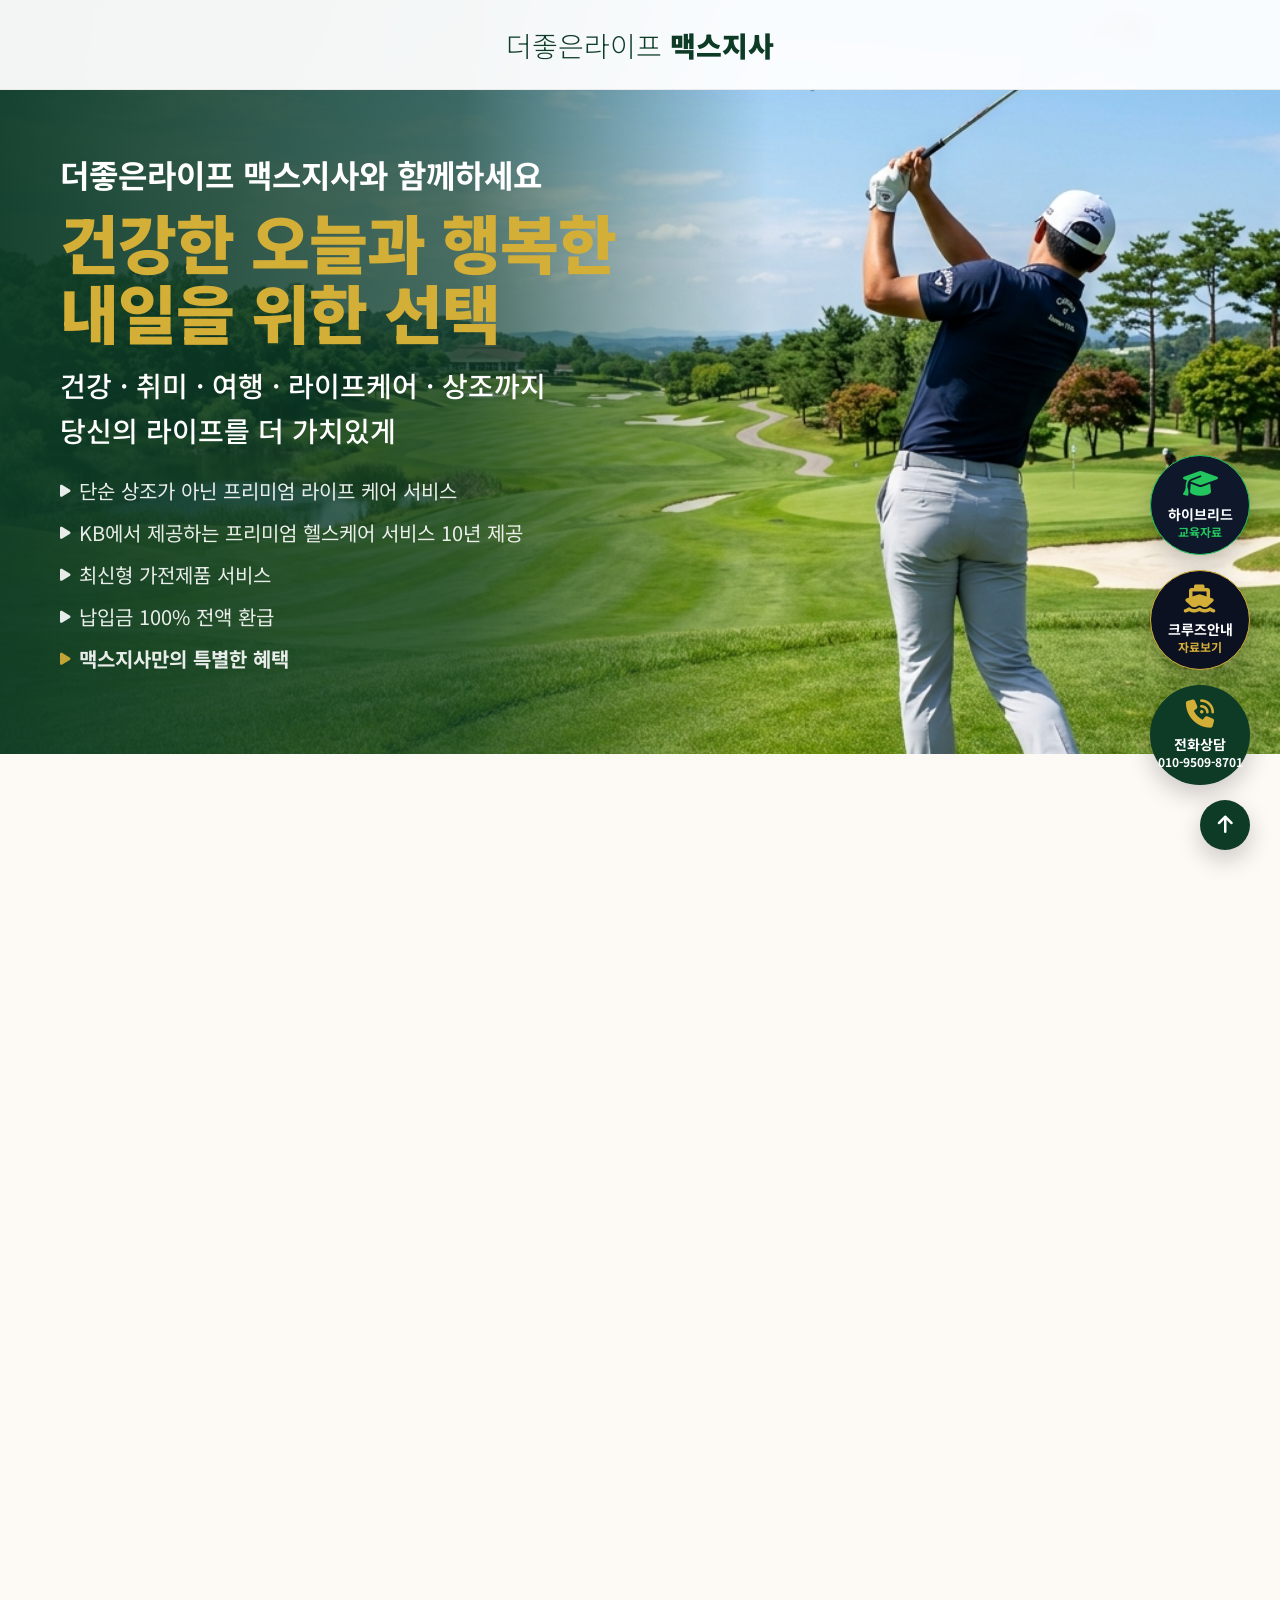
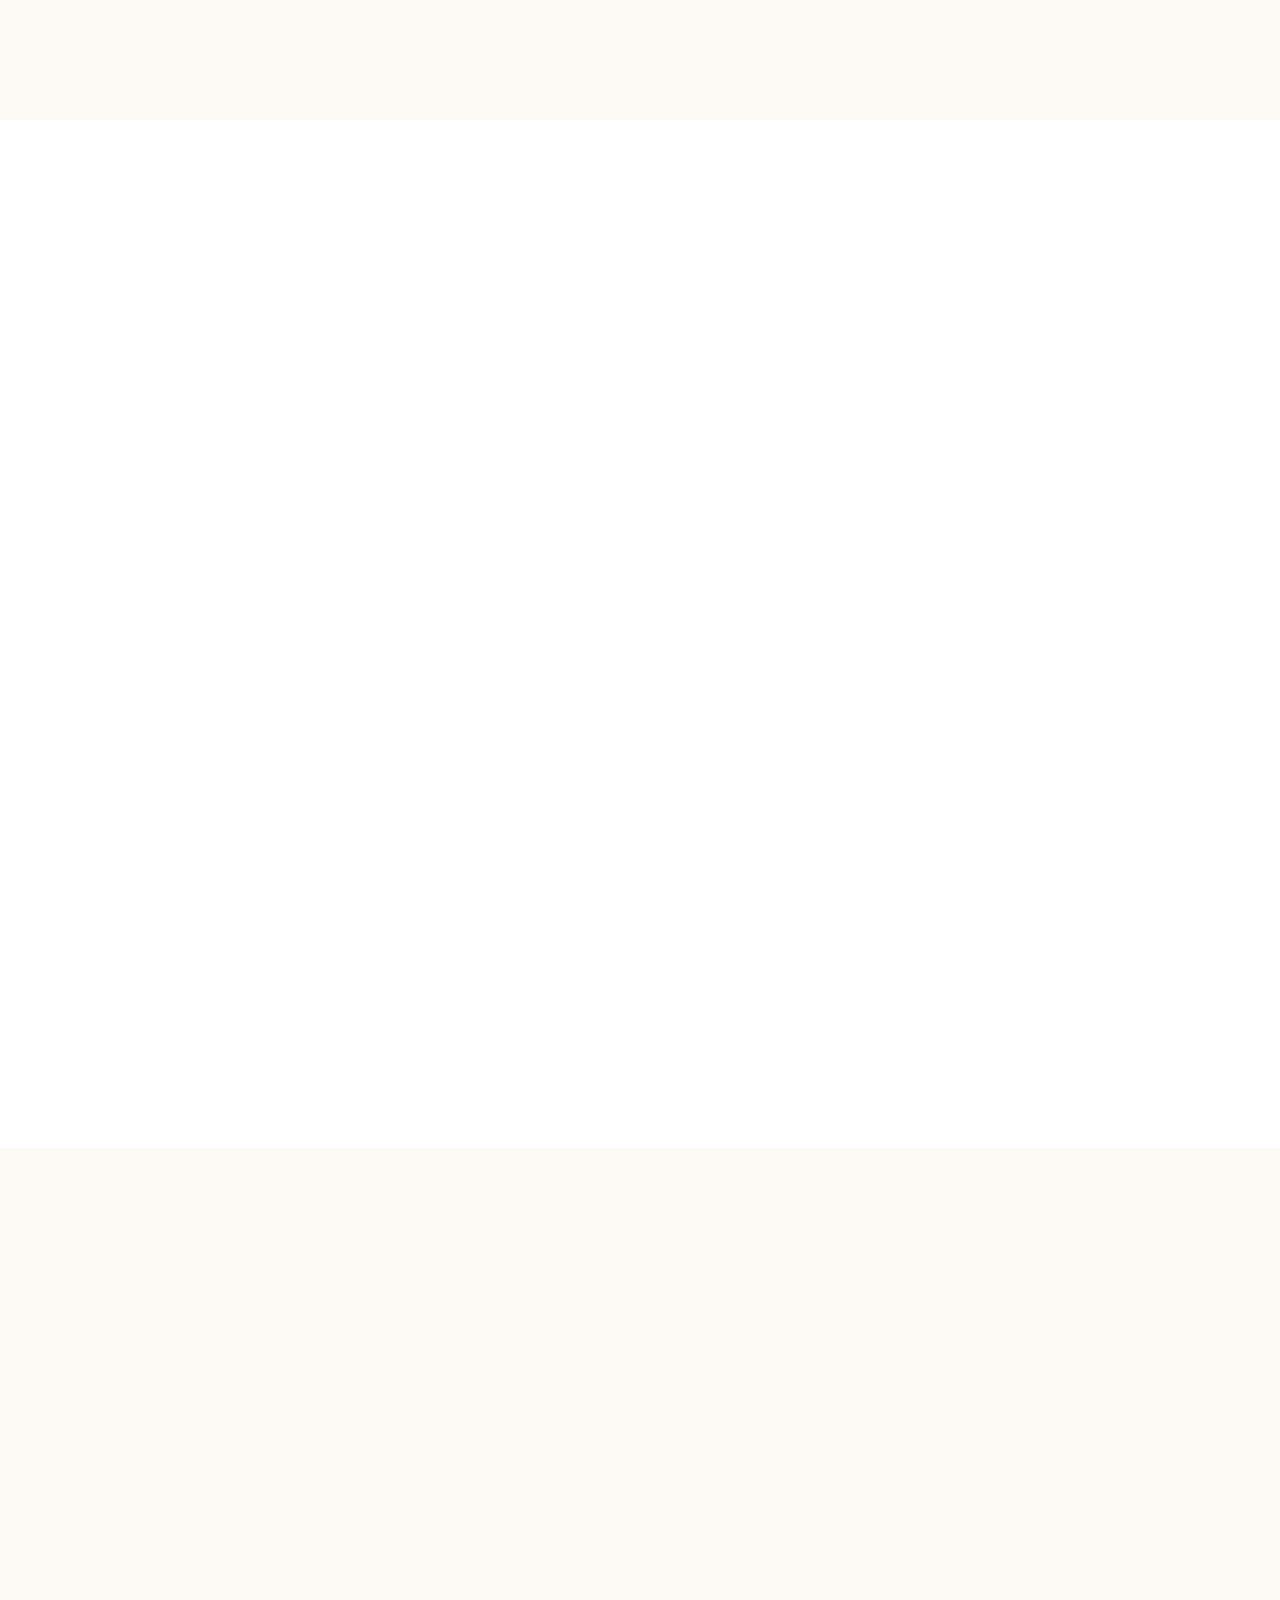
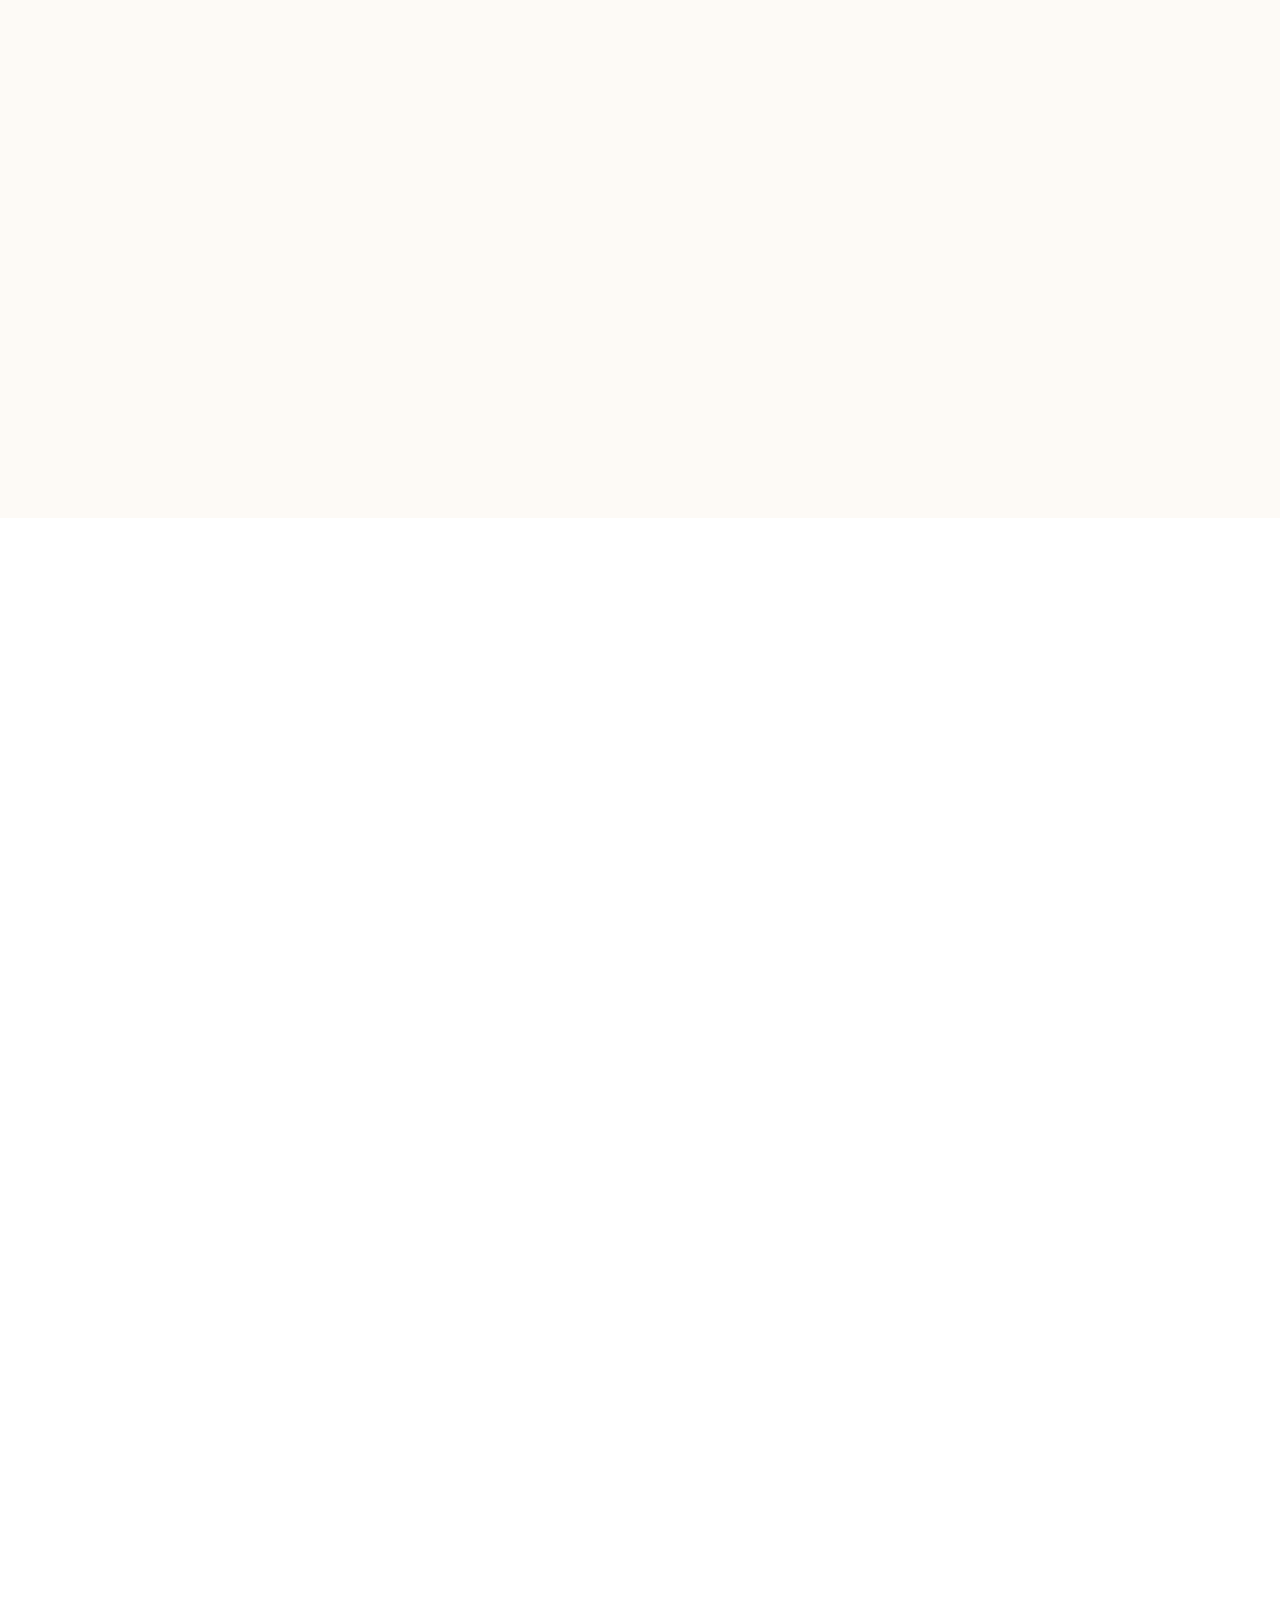
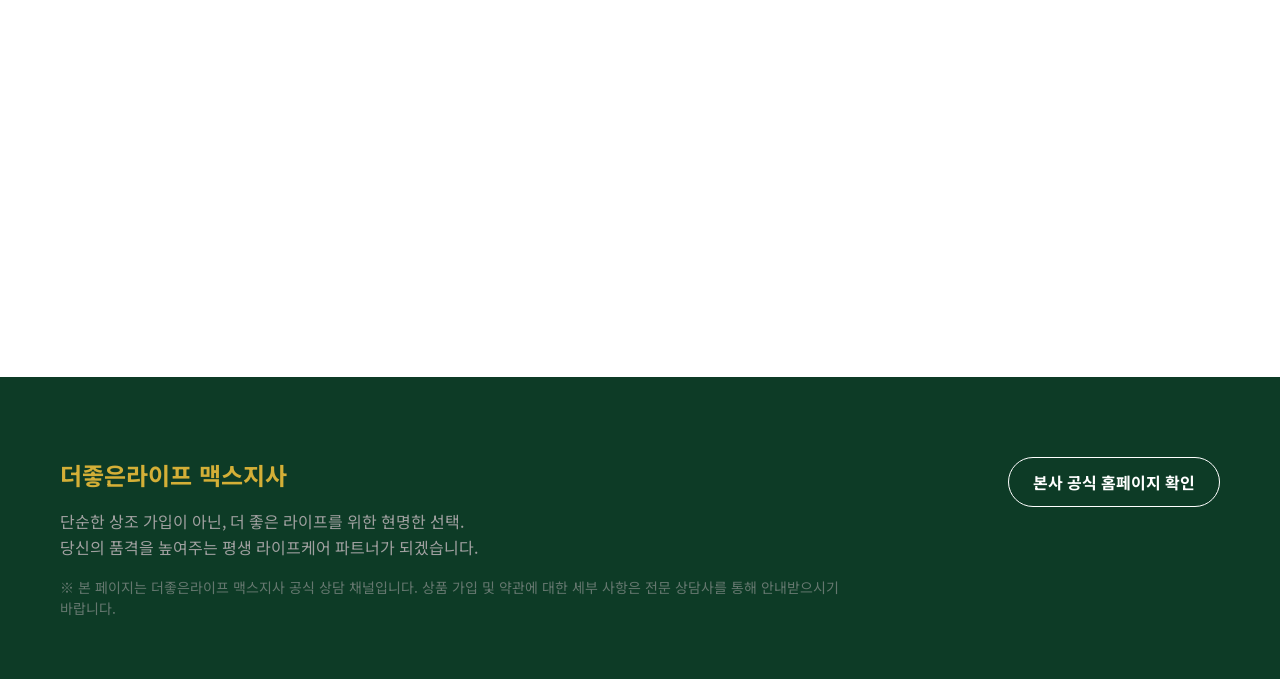
<file: index.html>
<!DOCTYPE html>
<html lang="ko">
<head>
  <meta charset="UTF-8">
  <meta name="viewport" content="width=device-width, initial-scale=1.0">
  <title>더좋은라이프 맥스지사 | 더 좋은 라이프를 위한 선택</title>
  <meta name="description" content="단순한 상조 가입이 아닌 더 좋은 라이프를 위한 선택. 5대 프리미엄 혜택과 골프 멤버십을 제공합니다.">
  
  <!-- Google Fonts -->
  <link rel="preconnect" href="https://fonts.googleapis.com">
  <link rel="preconnect" href="https://fonts.gstatic.com" crossorigin>
  <link href="https://fonts.googleapis.com/css2?family=Noto+Sans+KR:wght@300;400;500;700;900&family=Outfit:wght@300;400;600;800;900&display=swap" rel="stylesheet">
  
  <!-- FontAwesome -->
  <link rel="stylesheet" href="https://cdnjs.cloudflare.com/ajax/libs/font-awesome/6.4.0/css/all.min.css">
  
  <!-- Swiper CSS -->
  <link rel="stylesheet" href="https://cdn.jsdelivr.net/npm/swiper@10/swiper-bundle.min.css" />

  <!-- Custom CSS -->
  <link rel="stylesheet" href="index.css?v=40">

  <!-- Danggeun Market Code -->
  <script src="https://karrot-pixel.business.daangn.com/karrot-pixel.js"></script>
  <script>
    window.karrotPixel.init('1778934005543088001');
    window.karrotPixel.track('ViewPage');
  </script>
</head>
<body>

  <!-- Header -->
  <header class="header">
    <div class="wrap header_inner d_flex jc_sb ai_cen">
      <a href="#" class="logo">
        <span class="logo_text">더좋은라이프 <strong>맥스지사</strong></span>
      </a>
      <!-- 상단 헤더 버튼 미노출 (우측 퀵메뉴 바만 유지) -->
    </div>
  </header>

  <!-- Quick Menu -->
  <nav id="quick_menu">
    <a href="hybrid698.html" class="quick_btn" style="background:#0f172a; border:1px solid #22c55e;" title="하이브리드698 교육자료">
      <div class="inner_ctr">
        <i class="fa-solid fa-graduation-cap icon" style="color:#22c55e;"></i>
        <p style="color:#ffffff;">하이브리드<br><span class="fs_12" style="color:#22c55e;">교육자료</span></p>
      </div>
    </a>
    <a href="cruise.html" class="quick_btn" style="background:#0b1120; border:1px solid var(--gold);" title="크루즈 설명회 자료 및 가입">
      <div class="inner_ctr">
        <i class="fa-solid fa-ship icon" style="color:var(--gold);"></i>
        <p style="color:#ffffff;">크루즈안내<br><span class="fs_12" style="color:var(--gold);">자료보기</span></p>
      </div>
    </a>
    <a href="tel:01095098701" class="quick_btn">
      <div class="inner_ctr">
        <i class="fa-solid fa-phone-volume icon"></i>
        <p>전화상담<br><span class="fs_12">010-9509-8701</span></p>
      </div>
    </a>
    <a href="#" class="top_btn" title="GO TOP"><i class="fa-solid fa-arrow-up"></i></a>
  </nav>

  <!-- Main Hero -->
  <main class="main_hero bg_hero" id="home">
    <div class="wrap hero_content">
      <div class="hero_text animate_up">
        <p class="hero_sub fs_32 font_bold fc_white">더좋은라이프 맥스지사와 함께하세요</p>
        <p class="hero_title fs_64 font_extrabold fc_gold mt2 mb4">
          건강한 오늘과 행복한<br class="pc_only">내일을 위한 선택
        </p>
        <p class="hero_desc fs_28 fc_white font_medium lh_1_6">
          건강 · 취미 · 여행 · 라이프케어 · 상조까지<br class="pc_only">
          당신의 라이프를 더 가치있게
        </p>
        <ul class="hero_list fs_20 mt6 fc_white">
          <li><i class="fa-solid fa-play fs_14 fc_white mr2"></i> 단순 상조가 아닌 프리미엄 라이프 케어 서비스</li>
          <li><i class="fa-solid fa-play fs_14 fc_white mr2"></i> KB에서 제공하는 프리미엄 헬스케어 서비스 10년 제공</li>
          <li><i class="fa-solid fa-play fs_14 fc_white mr2"></i> 최신형 가전제품 서비스</li>
          <li><i class="fa-solid fa-play fs_14 fc_white mr2"></i> 납입금 100% 전액 환급</li>
          <li><i class="fa-solid fa-play fs_14 fc_gold mr2"></i> <strong>맥스지사만의 특별한 혜택</strong></li>
        </ul>
      </div>
    </div>
  </main>

  <!-- Section 1: Promises (토탈 케어) -->
  <section class="sect_promise bg_gray" id="about">
    <div class="wrap d_flex jc_sb gap6 sect_promise_inner">
      <div class="sect_tit ta_l animate_up w_40">
        <p class="fs_48 font_bold fc_gold">더 좋은 라이프를 설계하다.</p>
        <p class="fs_20 fc_muted lh_1_6 mt4">
          건강한 활력부터 품격 있는 여가까지,<br class="pc_only">
          더좋은라이프 맥스지사가 당신의 일상을 특별하게 완성합니다.
        </p>
      </div>
      
      <div class="promise_list d_flex flex_column gap4 w_60">
        <div class="card p_list_card bg_white shadow animate_right delay_100">
          <p class="fs_32 font_bold fc_dark">신뢰할 수 있습니다.</p>
          <div class="line"></div>
          <p class="fs_18 fc_muted lh_1_6">1금융권 신한은행과 예치계약을 체결하여 고객님의 자산을 안전하게 보호합니다.</p>
        </div>
        <div class="card p_list_card bg_white shadow animate_right delay_200">
          <p class="fs_32 font_bold fc_dark">유연하고 차별화되어 있습니다.</p>
          <div class="line"></div>
          <p class="fs_18 fc_muted lh_1_6">장례뿐 아니라 럭셔리 크루즈, 프리미엄 웨딩, 여행, 장지전환 등 라이프사이클에 맞춘 자유로운 혜택 전환이 가능하며 가입 즉시 필요 서비스를 누릴 수 있습니다.</p>
        </div>
        <div class="card p_list_card bg_white shadow animate_right delay_300">
          <p class="fs_32 font_bold fc_gold">맥스지사만의 특별한 서비스</p>
          <div class="line bg_gold"></div>
          <p class="fs_18 fc_muted lh_1_6">
            골프존 투비전 NX 와 함께하는 골프존 대림구로디지털단지점 이용 혜택과<br class="pc_only">
            KPGA 프로 출신의 프리미엄 레슨 & 필드 동행 레슨을 제공합니다.
          </p>
        </div>
      </div>
    </div>
  </section>

  <!-- Section 2: 4대 핵심 혜택 (Swiper 연동) -->
  <section class="sect_benefits bg_white" id="benefits">
    <div class="wrap sect_tit ta_cen mb10 animate_up">
      <p class="fs_48 font_extrabold fc_dark mb2">당신의 라이프 스타일에 맞춘 <span class="fc_primary_green">더좋은하이브리드698</span>만의 프리미엄 혜택</p>
      <p class="fs_24 fc_muted">KB 헬스케어, 최신형 가전제품, 라이프케어 전환, 만기 100% 환급</p>
    </div>

    <div class="wrap sect_benefits_content d_flex gap6 animate_up">
      
      <!-- 썸네일 탭 (좌측) -->
      <div class="swiper-container swiper-nav-thumbs">
        <div class="swiper-wrapper flex_column gap2">
          <div class="swiper-slide nav_tab">
            <p class="fs_24 font_bold">KB 헬스케어</p>
          </div>
          <div class="swiper-slide nav_tab">
            <p class="fs_24 font_bold">최신형 가전 혜택</p>
            <p class="fs_16 mt2 fc_muted">가입 즉시 제공되는 프리미엄 가전</p>
          </div>
          <div class="swiper-slide nav_tab">
            <p class="fs_24 font_bold">라이프케어 전환</p>
            <p class="fs_16 mt2 fc_muted">생애주기 맞춤 서비스 혜택</p>
          </div>
          <div class="swiper-slide nav_tab">
            <p class="fs_24 font_bold">만기 100% 환급</p>
            <p class="fs_16 mt2 fc_muted">미사용 시 안전한 목돈 마련</p>
          </div>
        </div>
      </div>

      <!-- 메인 콘텐츠 슬라이드 (우측) -->
      <div class="swiper-container swiper-main-content shadow">
        <div class="swiper-wrapper">
          <!-- 1: 헬스케어 -->
          <div class="swiper-slide">
            <div class="slide_inner">
              <img src="healthcare.png?v=4" alt="KB 헬스케어 10년간 제공">
              <div class="slide_overlay bg_dark_opacity">
                <div class="d_flex jc_sb ai_cen mb4">
                  <p class="fs_32 font_bold fc_gold">KB 헬스케어 10년간 제공</p>
                  <a href="https://thejoeunkb.netlify.app/" target="_blank" style="display:inline-block; padding: 8px 20px; border: 1px solid var(--gold); color: var(--gold); border-radius: 30px; text-decoration: none; transition: 0.3s;" onmouseover="this.style.background='var(--gold)'; this.style.color='var(--dark)';" onmouseout="this.style.background='transparent'; this.style.color='var(--gold)';">자세히보기 <i class="fa-solid fa-chevron-right fs_12 ml2"></i></a>
                </div>
                <div class="rolling_text_wrap fs_18 fc_white lh_1_6">
                  <div class="rolling_item item1">
                    · 전문의 1:1 건강상담 &nbsp; · 심리 케어 서비스 &nbsp; · 전문 돌봄 서비스 &nbsp; · 건강 콘텐츠 제공 <br class="pc_only">
                    · 만성질환 비대면 관리 &nbsp; · 건강검진 우대예약 &nbsp; · 상급병원 우선예약
                  </div>
                  <div class="rolling_item item2">
                    <span class="fc_gold font_bold d_block mb1">▶ 중대질환 발병 시</span>
                    · 간병인 지원 &nbsp; · 가사도우미 &nbsp; · 환자이송 &nbsp; · 차량에스코트 <br class="pc_only">
                    · 간호사 병원동행 &nbsp; · 전문 심리상담
                  </div>
                </div>
              </div>
            </div>
          </div>
          <!-- 2: 가전 -->
          <div class="swiper-slide">
            <div class="slide_inner">
              <img src="appliances.png" alt="최신형 가전 혜택">
              <div class="slide_overlay bg_dark_opacity">
                <div class="d_flex jc_sb ai_cen mb4">
                  <p class="fs_32 font_bold fc_gold">최신형 프리미엄 가전</p>
                  <a href="https://thejoeunlist.netlify.app/" target="_blank" style="display:inline-block; padding: 8px 20px; border: 1px solid var(--gold); color: var(--gold); border-radius: 30px; text-decoration: none; transition: 0.3s;" onmouseover="this.style.background='var(--gold)'; this.style.color='var(--dark)';" onmouseout="this.style.background='transparent'; this.style.color='var(--gold)';">자세히보기 <i class="fa-solid fa-chevron-right fs_12 ml2"></i></a>
                </div>
                <p class="fs_18 fc_white lh_1_6">삼성, LG 등 최고급 가전제품 라인업 (TV, 냉장고, 건조기, 세탁기, 안마의자, 로봇청소기 등)<br class="pc_only">가입과 동시에 일상의 질이 올라갑니다.</p>
              </div>
            </div>
          </div>
          <!-- 3: 라이프케어 -->
          <div class="swiper-slide">
            <div class="slide_inner">
              <img src="lifecare.png" alt="라이프케어 전환">
              <div class="slide_overlay bg_dark_opacity">
                <div class="d_flex jc_sb ai_cen mb4">
                  <p class="fs_32 font_bold fc_gold">라이프케어 전환 (크루즈/웨딩)</p>
                  <a href="cruise.html" style="display:inline-block; padding: 8px 20px; border: 1px solid var(--gold); color: var(--gold); border-radius: 30px; text-decoration: none; transition: 0.3s;" onmouseover="this.style.background='var(--gold)'; this.style.color='var(--dark)';" onmouseout="this.style.background='transparent'; this.style.color='var(--gold)';">크루즈 자료보기 <i class="fa-solid fa-chevron-right fs_12 ml2"></i></a>
                </div>
                <p class="fs_18 fc_white lh_1_6">인생에서 가장 찬란한 순간을 디자인하세요. 최고급 크루즈 투어, 프라이빗 웨딩 패키지 등으로 서비스 전환이 언제나 열려 있습니다.</p>
              </div>
            </div>
          </div>
          <!-- 4: 환급 -->
          <div class="swiper-slide">
            <div class="slide_inner">
              <img src="refund.png?v=2" alt="100% 환급">
              <div class="slide_overlay bg_dark_opacity">
                <p class="fs_32 font_bold fc_gold mb2">만기 100% 환급 보장</p>
                <p class="fs_18 fc_white lh_1_6">서비스를 단 한 번도 이용하지 않으셨더라도 걱정 마세요. 만기 시 납입하신 원금 100%를 어떠한 손실 없이 그대로 환급해 드리는 가장 안전한 저축 효과입니다.</p>
              </div>
            </div>
          </div>
        </div>
      </div>

    </div>
  </section>

  <!-- Section 3: Product (상품 안내) -->
  <section class="sect_product bg_gray" id="product">
    <div class="wrap ta_cen animate_up">
      <p class="fs_32 font_bold fc_dark mb2">최고의 서비스, 최고의 혜택</p>
      <p class="fs_48 font_extrabold fc_primary_green mb8">더좋은라이프는 <span class="fc_gold">고객만을</span> 생각합니다.</p>
    </div>
    
    <div class="wrap animate_up mt6 d_flex jc_cen">
      <!-- 중앙 상품 카드 영역 -->
      <div class="prod_card shadow bg_white" style="width: 100%; max-width: 900px;">
        <p class="fs_48 font_extrabold fc_dark mb2">더좋은하이브리드698</p>
        <p class="fs_18 fc_muted_light mb1">장례/크루즈/웨딩/장지 등</p>
        <p class="fs_22 font_medium fc_dark mb8">품격있는 장례로 진행되는 최상급 서비스</p>
        
        <div class="d_flex jc_sb ai_cen prod_price_box">
          <div class="price_info ta_l">
            <p class="fs_20 fc_primary_green font_bold mb2">납입 조건 (택 1)</p>
            <p class="fs_20 fc_dark mb1">1~60회 <span class="font_bold fs_24 mx2">월 35,000원</span> <span class="fs_16 fc_muted">(가전렌탈33,000원 + 상조2,000원)</span></p>
            <p class="fs_20 fc_dark">61~240회 <span class="font_bold fs_24 mx2">월 16,000원</span> <span class="fs_16 fc_muted">(상조)</span></p>
          </div>
          <div class="total_price ta_r">
            <p class="fs_18 fc_muted mb1">상품금액</p>
            <p class="fs_64 font_extrabold fc_dark">498만원</p>
          </div>
        </div>
        
        <div class="prod_refund bg_gray mt8 ta_cen py4 rounded">
          <p class="fs_24 font_bold fc_primary_green mb1">만기시 총납입금 100% 환급</p>
          <p class="fs_18 fc_muted">(가전렌탈료는 만기축하금으로 드립니다)</p>
        </div>

        <div class="ta_cen mt6 d_flex jc_cen gap3 flex_wrap">
          <a href="hybrid698.html" class="btn fs_18 px8 py4" style="background:linear-gradient(135deg, #10b981, #059669); color:#fff; border-radius:35px; font-weight:800; display:inline-flex; align-items:center; gap:8px; box-shadow:0 8px 25px rgba(16,185,129,0.35); text-decoration:none; transition:0.3s;" onmouseover="this.style.transform='translateY(-2px)'" onmouseout="this.style.transform='translateY(0)'">
            <i class="fa-solid fa-graduation-cap"></i> 하이브리드698 교육자료 보기 ↗
          </a>
          <a href="tel:01095098701" class="btn fs_18 px8 py4" style="background:#0b1120; color:var(--gold); border:2px solid var(--gold); border-radius:35px; font-weight:800; display:inline-flex; align-items:center; gap:8px; text-decoration:none; transition:0.3s;" onmouseover="this.style.transform='translateY(-2px)'" onmouseout="this.style.transform='translateY(0)'">
            <i class="fa-solid fa-phone-volume"></i> 가입 및 혜택 상담문의
          </a>
        </div>
      </div>
    </div>
  </section>

  <!-- Section 4: 골프 특별 혜택 -->
  <section class="sect_golf bg_white" id="golf">
    <div class="wrap sect_tit ta_cen animate_up" style="margin-bottom: 80px;">
      <p class="fs_48 font_extrabold fc_gold mb2">맥스지사만의 특별한 혜택</p>
      <p class="fs_24 fc_muted">오직 더좋은라이프 맥스지사 고객님들께만 제공되는 프리미엄 골프 멤버십</p>
    </div>

    <div class="wrap golf_card_wrap animate_up delay_100">
      <!-- 카드 1 -->
      <div class="golf_card shadow">
        <div class="golf_thumb bg_gray d_flex ai_cen jc_cen" style="overflow: hidden;">
          <img src="golf_screen.png" alt="스크린골프장" style="width:100%; height:100%; object-fit:cover;">
        </div>
        <div class="golf_text">
          <p class="fs_24 font_bold fc_dark mb1">골프존 투비전 NX 매장 이용 혜택</p>
          <p class="fs_16 fc_muted lh_1_6">골프존 대림구로디지털단지점 방문 시 특별 우대 및 쾌적한 최신식 스크린골프 이용 혜택 제공</p>
        </div>
      </div>
      <!-- 카드 2 -->
      <div class="golf_card shadow delay_200">
        <div class="golf_thumb bg_gray d_flex ai_cen jc_cen" style="overflow: hidden;">
          <img src="golf_field.png" alt="필드 동행 레슨" style="width:100%; height:100%; object-fit:cover;">
        </div>
        <div class="golf_text">
          <p class="fs_24 font_bold fc_dark mb1">KPGA 1:1 레슨 & 필드 동행</p>
          <p class="fs_16 fc_muted lh_1_6">맥스지사 소속 전문 KPGA 프로의 프리미엄 1:1 맞춤형 레슨 및 생생한 필드 동행 레슨 지원</p>
        </div>
      </div>
    </div>
  </section>

  <!-- Section 6: FAQ 아코디언 -->
  <section class="sect_faq bg_white" id="faq">
    <div class="wrap d_flex jc_sb gap8 animate_up">
      <div class="sect_tit ta_l w_40">
        <p class="fs_48 font_extrabold fc_gold mb6">자주 묻는 질문</p>
        <p class="fs_20 fc_muted lh_1_6 mb8">고객님들이 상담 시 가장 많이 여쭤보시는 질문들을 모았습니다.</p>
        
        <!-- 고객센터 전화번호 안내 -->
        <div class="contact_info bg_gray p6 rounded">
          <p class="fs_24 font_bold fc_dark mb4">고객센터 전화번호 안내</p>
          <ul class="fs_18 fc_dark lh_1_8" style="list-style:none; padding:0;">
            <li class="d_flex jc_sb border_b py2">
              <span class="fc_muted">가입문의</span>
              <span class="font_bold fc_primary_green fs_22">010-9509-8701</span>
            </li>
            <li class="d_flex jc_sb border_b py2">
              <span class="fc_muted">가전문의</span>
              <span class="font_bold fs_20">1644-7018</span>
            </li>
            <li class="d_flex jc_sb border_b py2">
              <span class="fc_muted">상조문의</span>
              <span class="font_bold fs_20">1644-7934</span>
            </li>
            <li class="d_flex jc_sb border_b py2">
              <span class="fc_muted">헬스케어문의</span>
              <span class="font_bold fs_20">1660-1383</span>
            </li>
            <li class="d_flex jc_sb py2" style="color: #e53935;">
              <span class="font_bold">긴급행사 발생</span>
              <span class="font_bold fs_22">1588-3163</span>
            </li>
          </ul>
        </div>
      </div>

      <div class="faq_list_wrap w_60">
        <ul class="accord_list" id="faqAccordion">
          <li class="accord_item active">
            <button class="accord_btn">
              <span class="fs_22 font_bold">골프 레슨 혜택은 누구나 받을 수 있나요?</span>
              <i class="fa-solid fa-chevron-down icon"></i>
            </button>
            <div class="accord_desc">
              <p class="fs_18 lh_1_6">네, 맥스지사를 통해 해당 프리미엄 상품을 가입하시고 정상적으로 유지하시는 고객님이라면 누구나 맥스지사 소속 KPGA 프로와의 1:1 맞춤 레슨을 신청하실 수 있습니다.</p>
            </div>
          </li>
          <li class="accord_item">
            <button class="accord_btn">
              <span class="fs_22 font_bold">가입하면 가전제품은 언제 배송되나요?</span>
              <i class="fa-solid fa-chevron-down icon"></i>
            </button>
            <div class="accord_desc">
              <p class="fs_18 lh_1_6">가입 후 결합 심사가 완료되면, 삼성/LG 공식 물류센터를 통해 새 상품이 고객님 자택으로 직배송 및 설치됩니다. (통상 1~2주 내외)</p>
            </div>
          </li>
          <li class="accord_item">
            <button class="accord_btn">
              <span class="fs_22 font_bold">정말로 100% 전액 환급이 되나요?</span>
              <i class="fa-solid fa-chevron-down icon"></i>
            </button>
            <div class="accord_desc">
              <p class="fs_18 lh_1_6">물론입니다. 상조, 크루즈, 웨딩 등 일체의 라이프케어 서비스를 만기 시까지 사용하지 않으실 경우 납입하신 원금 전액을 100% 환급해 드리는 조항이 약관에 명시되어 있습니다.</p>
            </div>
          </li>
          <li class="accord_item">
            <button class="accord_btn">
              <span class="fs_22 font_bold">크루즈 여행이나 웨딩 전환은 복잡한가요?</span>
              <i class="fa-solid fa-chevron-down icon"></i>
            </button>
            <div class="accord_desc">
              <p class="fs_18 lh_1_6">아닙니다. 고객센터로 연락 주시면, 해당 분야 전문 플래너가 배정되어 전환 신청부터 진행 예약까지 전 과정을 편안하게 에스코트해 드립니다.</p>
            </div>
          </li>
          <li class="accord_item">
            <button class="accord_btn">
              <span class="fs_22 font_bold">맥스지사는 본사와 어떻게 다른가요?</span>
              <i class="fa-solid fa-chevron-down icon"></i>
            </button>
            <div class="accord_desc">
              <p class="fs_18 lh_1_6">더좋은라이프 맥스지사는 공식 대리점으로, 계약 체결과 납입 및 서비스 실행은 모두 믿을 수 있는 본사에서 진행하며 맥스지사는 골프 레슨 등 독점 부가 혜택과 맞춤형 1:1 밀착 상담을 책임집니다.</p>
            </div>
          </li>
        </ul>
      </div>
    </div>
  </section>

  <!-- Footer -->
  <footer class="footer bg_dark fc_white">
    <div class="wrap d_flex jc_sb ai_cen footer_inner">
      <div class="footer_info">
        <p class="fs_24 font_bold fc_gold mb4">더좋은라이프 맥스지사</p>
        <p class="fs_16 lh_1_6 fc_muted_light">단순한 상조 가입이 아닌, 더 좋은 라이프를 위한 현명한 선택.<br class="pc_only">당신의 품격을 높여주는 평생 라이프케어 파트너가 되겠습니다.</p>
        <p class="fs_14 fc_muted_light mt4 opacity_60">※ 본 페이지는 더좋은라이프 맥스지사 공식 상담 채널입니다. 상품 가입 및 약관에 대한 세부 사항은 전문 상담사를 통해 안내받으시기 바랍니다.</p>
      </div>
      <div class="footer_actions flex_column gap2">
        <a href="https://joeunlife.com/" target="_blank" class="btn btn_line fs_16 px6 py3">본사 공식 홈페이지 확인</a>
      </div>
    </div>
  </footer>

  <!-- Swiper JS -->
  <script src="https://cdn.jsdelivr.net/npm/swiper@10/swiper-bundle.min.js"></script>
  <!-- Custom JS -->
  <script src="app.js?v=40"></script>
</body>
</html>
</file>
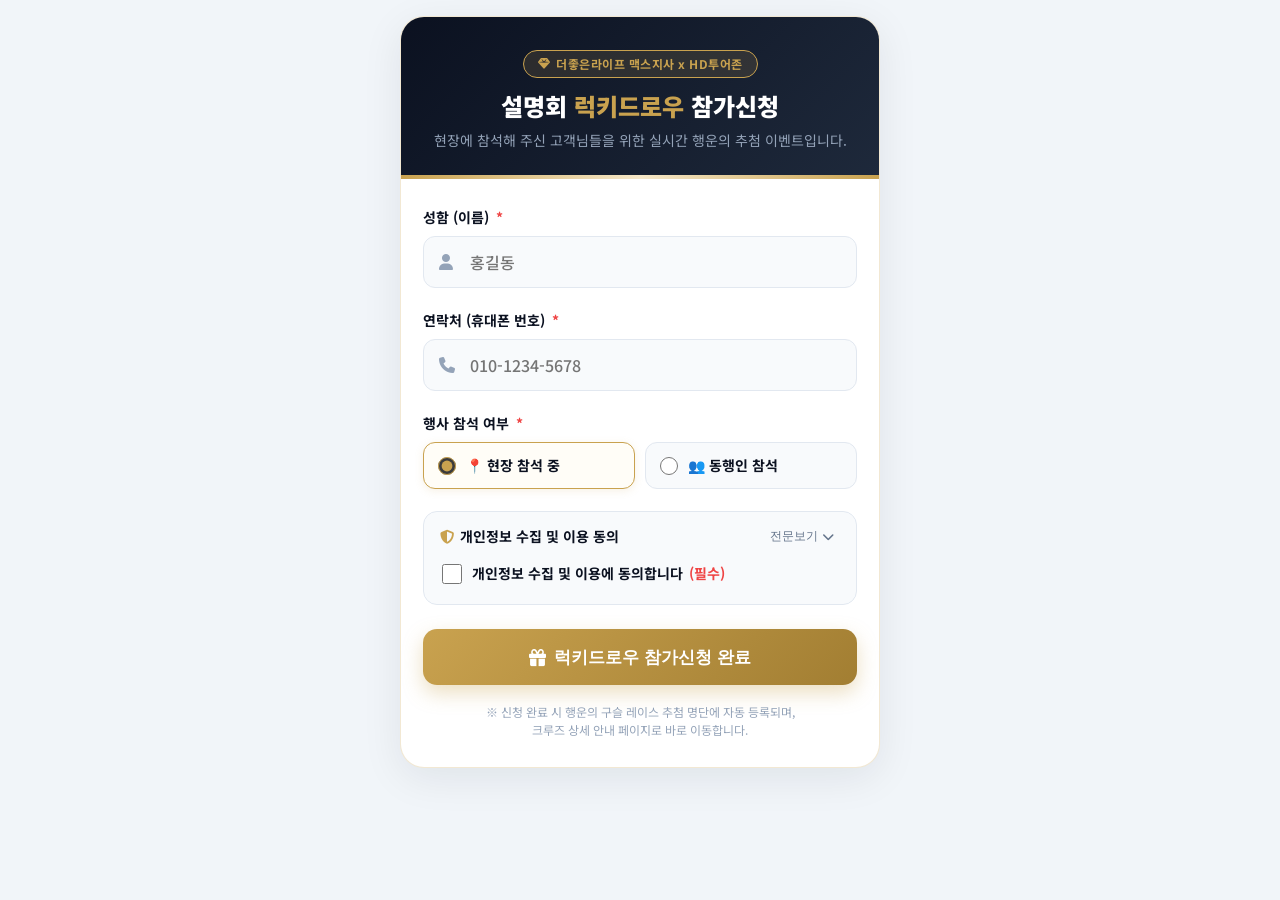
<file: entry.html>
<!DOCTYPE html>
<html lang="ko">
<head>
  <meta charset="UTF-8">
  <meta name="viewport" content="width=device-width, initial-scale=1.0, maximum-scale=1.0, user-scalable=no">
  <title>설명회 럭키드로우 참가신청 | 더좋은라이프 맥스지사</title>
  
  <!-- Google Fonts -->
  <link rel="preconnect" href="https://fonts.googleapis.com">
  <link rel="preconnect" href="https://fonts.gstatic.com" crossorigin>
  <link href="https://fonts.googleapis.com/css2?family=Noto+Sans+KR:wght@300;400;500;700;900&family=Outfit:wght@400;600;800;900&display=swap" rel="stylesheet">
  
  <!-- FontAwesome -->
  <link rel="stylesheet" href="https://cdnjs.cloudflare.com/ajax/libs/font-awesome/6.4.0/css/all.min.css">

  <style>
    :root {
      --gold: #c9a24f;
      --gold-light: #f5e7c8;
      --gold-dark: #99752b;
      --dark: #0b1120;
      --navy: #0f172a;
      --gray-bg: #f8fafc;
      --border: #e2e8f0;
      --text-main: #0f172a;
      --text-muted: #64748b;
      --green: #10b981;
    }

    * {
      box-sizing: border-box;
      margin: 0;
      padding: 0;
      -webkit-tap-highlight-color: transparent;
    }

    body {
      font-family: 'Noto Sans KR', -apple-system, BlinkMacSystemFont, sans-serif;
      background: #f1f5f9;
      color: var(--text-main);
      line-height: 1.5;
      min-height: 100vh;
      display: flex;
      flex-direction: column;
      align-items: center;
      justify-content: flex-start;
      padding: 16px 12px 40px;
    }

    .entry_container {
      width: 100%;
      max-width: 480px;
      background: #ffffff;
      border-radius: 24px;
      overflow: hidden;
      box-shadow: 0 10px 40px rgba(15, 23, 42, 0.08);
      border: 1px solid rgba(201, 162, 79, 0.25);
    }

    /* 상단 프리미엄 헤더 배너 */
    .entry_header {
      background: linear-gradient(135deg, #0b1120 0%, #1e293b 100%);
      color: #ffffff;
      padding: 32px 24px 28px;
      text-align: center;
      position: relative;
    }

    .entry_header::after {
      content: '';
      position: absolute;
      bottom: 0;
      left: 0;
      right: 0;
      height: 4px;
      background: linear-gradient(90deg, #c9a24f, #f5e7c8, #c9a24f);
    }

    .brand_badge {
      display: inline-flex;
      align-items: center;
      gap: 6px;
      background: rgba(201, 162, 79, 0.15);
      border: 1px solid var(--gold);
      color: var(--gold);
      font-size: 12px;
      font-weight: 700;
      padding: 4px 14px;
      border-radius: 20px;
      margin-bottom: 12px;
      letter-spacing: 0.5px;
    }

    .entry_header h1 {
      font-size: 24px;
      font-weight: 900;
      line-height: 1.35;
      margin-bottom: 8px;
      color: #ffffff;
    }

    .entry_header h1 span {
      color: var(--gold);
    }

    .entry_header p {
      font-size: 14px;
      color: #94a3b8;
      line-height: 1.5;
    }

    /* 폼 영역 */
    .entry_body {
      padding: 28px 22px;
    }

    .form_group {
      margin-bottom: 22px;
    }

    .form_label {
      display: block;
      font-size: 14px;
      font-weight: 700;
      color: var(--dark);
      margin-bottom: 8px;
    }

    .form_label .req {
      color: #ef4444;
      margin-left: 3px;
    }

    .input_wrap {
      position: relative;
    }

    .input_wrap i {
      position: absolute;
      left: 16px;
      top: 50%;
      transform: translateY(-50%);
      color: #94a3b8;
      font-size: 16px;
      transition: color 0.2s;
    }

    .form_input {
      width: 100%;
      height: 52px;
      background: #f8fafc;
      border: 1.5px solid var(--border);
      border-radius: 12px;
      padding: 0 16px 0 46px;
      font-size: 16px;
      font-weight: 500;
      color: var(--dark);
      outline: none;
      transition: all 0.25s ease;
      font-family: inherit;
    }

    .form_input:focus {
      background: #ffffff;
      border-color: var(--gold);
      box-shadow: 0 0 0 4px rgba(201, 162, 79, 0.15);
    }

    .form_input:focus + i {
      color: var(--gold);
    }

    /* 참석 여부 선택 카드 */
    .attend_options {
      display: grid;
      grid-template-columns: 1fr 1fr;
      gap: 10px;
    }

    .attend_card {
      border: 1.5px solid var(--border);
      background: #f8fafc;
      border-radius: 12px;
      padding: 12px 14px;
      display: flex;
      align-items: center;
      gap: 10px;
      cursor: pointer;
      transition: all 0.2s;
      user-select: none;
    }

    .attend_card input[type="radio"] {
      width: 18px;
      height: 18px;
      accent-color: var(--gold);
      cursor: pointer;
    }

    .attend_card.active {
      border-color: var(--gold);
      background: #fffdf7;
      box-shadow: 0 2px 8px rgba(201, 162, 79, 0.15);
    }

    .attend_card .text {
      font-size: 14px;
      font-weight: 700;
      color: var(--dark);
    }

    /* 개인정보 수집 및 이용 동의 박스 */
    .privacy_box {
      background: #f8fafc;
      border: 1.5px solid var(--border);
      border-radius: 14px;
      padding: 14px 16px;
      margin-bottom: 24px;
    }

    .privacy_header {
      display: flex;
      justify-content: space-between;
      align-items: center;
      margin-bottom: 10px;
    }

    .privacy_title {
      font-size: 14px;
      font-weight: 700;
      color: var(--dark);
      display: flex;
      align-items: center;
      gap: 6px;
    }

    .privacy_toggle_btn {
      background: none;
      border: none;
      color: var(--text-muted);
      font-size: 12px;
      cursor: pointer;
      display: flex;
      align-items: center;
      gap: 4px;
      padding: 2px 6px;
    }

    .privacy_content {
      font-size: 12px;
      color: #64748b;
      line-height: 1.6;
      background: #ffffff;
      border: 1px solid var(--border);
      border-radius: 8px;
      padding: 12px;
      max-height: 120px;
      overflow-y: auto;
      margin-bottom: 12px;
    }

    .privacy_agree_row {
      display: flex;
      align-items: center;
      gap: 10px;
      cursor: pointer;
      padding: 6px 2px;
    }

    .privacy_agree_row input[type="checkbox"] {
      width: 20px;
      height: 20px;
      accent-color: var(--gold);
      cursor: pointer;
    }

    .privacy_agree_row span {
      font-size: 14px;
      font-weight: 700;
      color: var(--dark);
    }

    .privacy_agree_row span .req {
      color: #ef4444;
      margin-left: 2px;
    }

    /* 제출 버튼 */
    .submit_btn {
      width: 100%;
      height: 56px;
      background: linear-gradient(135deg, #c9a24f 0%, #a27e32 100%);
      color: #ffffff;
      border: none;
      border-radius: 14px;
      font-size: 17px;
      font-weight: 800;
      cursor: pointer;
      display: flex;
      align-items: center;
      justify-content: center;
      gap: 8px;
      box-shadow: 0 8px 20px rgba(201, 162, 79, 0.35);
      transition: all 0.25s ease;
    }

    .submit_btn:active {
      transform: scale(0.98);
      box-shadow: 0 4px 12px rgba(201, 162, 79, 0.25);
    }

    .submit_btn:disabled {
      background: #cbd5e1;
      cursor: not-allowed;
      box-shadow: none;
    }

    .footer_note {
      text-align: center;
      font-size: 12px;
      color: #94a3b8;
      margin-top: 18px;
      line-height: 1.5;
    }

    /* 성공 완료 모달 / 뷰 */
    .success_overlay {
      position: fixed;
      top: 0;
      left: 0;
      right: 0;
      bottom: 0;
      background: rgba(11, 17, 32, 0.85);
      backdrop-filter: blur(8px);
      display: none;
      align-items: center;
      justify-content: center;
      padding: 20px;
      z-index: 9999;
    }

    .success_card {
      background: #ffffff;
      width: 100%;
      max-width: 420px;
      border-radius: 24px;
      padding: 36px 24px 28px;
      text-align: center;
      box-shadow: 0 20px 50px rgba(0, 0, 0, 0.3);
      animation: popIn 0.35s cubic-bezier(0.175, 0.885, 0.32, 1.275);
    }

    @keyframes popIn {
      0% { opacity: 0; transform: scale(0.85); }
      100% { opacity: 1; transform: scale(1); }
    }

    .success_icon_wrap {
      width: 76px;
      height: 76px;
      border-radius: 50%;
      background: #ecfdf5;
      border: 3px solid #10b981;
      display: flex;
      align-items: center;
      justify-content: center;
      margin: 0 auto 20px;
      color: #10b981;
      font-size: 36px;
      animation: bounceIcon 0.8s ease infinite alternate;
    }

    @keyframes bounceIcon {
      from { transform: translateY(0); }
      to { transform: translateY(-6px); }
    }

    .success_badge {
      display: inline-block;
      background: var(--gold-light);
      color: var(--gold-dark);
      font-size: 13px;
      font-weight: 800;
      padding: 4px 14px;
      border-radius: 20px;
      margin-bottom: 12px;
    }

    .success_card h2 {
      font-size: 22px;
      font-weight: 900;
      color: var(--dark);
      margin-bottom: 8px;
    }

    .success_card p.msg {
      font-size: 14px;
      color: #64748b;
      margin-bottom: 20px;
      line-height: 1.6;
    }

    .entry_info_box {
      background: #f8fafc;
      border: 1px solid var(--border);
      border-radius: 12px;
      padding: 14px;
      margin-bottom: 22px;
      text-align: left;
    }

    .entry_info_row {
      display: flex;
      justify-content: space-between;
      font-size: 13px;
      padding: 4px 0;
    }

    .entry_info_row .lbl {
      color: #64748b;
    }

    .entry_info_row .val {
      font-weight: 700;
      color: var(--dark);
    }

    .redirect_notice {
      background: #eff6ff;
      border: 1px solid #bfdbfe;
      border-radius: 10px;
      padding: 10px 12px;
      font-size: 13px;
      color: #1e40af;
      margin-bottom: 18px;
      display: flex;
      align-items: center;
      justify-content: center;
      gap: 6px;
    }

    .redirect_now_btn {
      width: 100%;
      height: 48px;
      background: var(--dark);
      color: var(--gold);
      border: 1.5px solid var(--gold);
      border-radius: 12px;
      font-size: 15px;
      font-weight: 800;
      cursor: pointer;
      display: flex;
      align-items: center;
      justify-content: center;
      gap: 8px;
      transition: all 0.2s;
    }

    .redirect_now_btn:hover {
      background: #0f172a;
    }
  </style>
</head>
<body>

  <div class="entry_container">
    <!-- 헤더 -->
    <header class="entry_header">
      <div class="brand_badge">
        <i class="fa-solid fa-gem"></i> 더좋은라이프 맥스지사 x HD투어존
      </div>
      <h1>설명회 <span>럭키드로우</span> 참가신청</h1>
      <p>현장에 참석해 주신 고객님들을 위한 실시간 행운의 추첨 이벤트입니다.</p>
    </header>

    <!-- 입력 폼 -->
    <main class="entry_body">
      <form id="entryForm" onsubmit="handleEntrySubmit(event)">
        <!-- 성함 -->
        <div class="form_group">
          <label class="form_label" for="userName">
            성함 (이름) <span class="req">*</span>
          </label>
          <div class="input_wrap">
            <input type="text" id="userName" class="form_input" placeholder="홍길동" required autocomplete="name" maxlength="15">
            <i class="fa-solid fa-user"></i>
          </div>
        </div>

        <!-- 연락처 -->
        <div class="form_group">
          <label class="form_label" for="userPhone">
            연락처 (휴대폰 번호) <span class="req">*</span>
          </label>
          <div class="input_wrap">
            <input type="tel" id="userPhone" class="form_input" placeholder="010-1234-5678" required autocomplete="tel" maxlength="13">
            <i class="fa-solid fa-phone"></i>
          </div>
        </div>

        <!-- 현장 참석 여부 -->
        <div class="form_group">
          <label class="form_label">
            행사 참석 여부 <span class="req">*</span>
          </label>
          <div class="attend_options">
            <label class="attend_card active" id="cardAttendYes">
              <input type="radio" name="attendStatus" value="현장참석" checked onchange="updateAttendCard(this)">
              <span class="text">📍 현장 참석 중</span>
            </label>
            <label class="attend_card" id="cardAttendGuest">
              <input type="radio" name="attendStatus" value="동행인/온라인" onchange="updateAttendCard(this)">
              <span class="text">👥 동행인 참석</span>
            </label>
          </div>
        </div>

        <!-- 개인정보 수집 및 이용 동의 -->
        <div class="privacy_box">
          <div class="privacy_header">
            <span class="privacy_title">
              <i class="fa-solid fa-shield-halved" style="color:var(--gold);"></i>
              개인정보 수집 및 이용 동의
            </span>
            <button type="button" class="privacy_toggle_btn" onclick="togglePrivacyDetail()">
              <span id="textPrivacyToggle">전문보기</span> <i class="fa-solid fa-chevron-down" id="iconPrivacyToggle"></i>
            </button>
          </div>

          <div class="privacy_content" id="privacyDetail">
            <strong>1. 수집 및 이용 목적:</strong><br>
            - 설명회 현장 럭키드로우(경품 추첨) 참가자 확인 및 본인 확인<br>
            - 당첨자 선정, 당첨 안내 연락 및 경품 증정<br>
            - 설명회 참석 감사 안내 및 관련 서비스 혜택 안내<br><br>
            <strong>2. 수집하는 개인정보 항목:</strong><br>
            - 필수항목: 성명, 휴대전화번호, 참석 구분<br><br>
            <strong>3. 개인정보 보유 및 이용 기간:</strong><br>
            - 이벤트 종료 및 경품 수령 완료 후 지체 없이 파기합니다. (관계 법령에 따른 보존 필요 시 해당 법령 준수)<br><br>
            <strong>4. 동의 거부 권리:</strong><br>
            - 귀하는 개인정보 수집 및 이용 동의를 거부할 권리가 있으며, 동의 거부 시 럭키드로우 경품 추첨 참여가 제한됩니다.
          </div>

          <label class="privacy_agree_row">
            <input type="checkbox" id="checkPrivacy" required>
            <span>개인정보 수집 및 이용에 동의합니다 <span class="req">(필수)</span></span>
          </label>
        </div>

        <!-- 제출 버튼 -->
        <button type="submit" class="submit_btn" id="btnSubmit">
          <i class="fa-solid fa-gift"></i> 럭키드로우 참가신청 완료
        </button>

        <p class="footer_note">
          ※ 신청 완료 시 행운의 구슬 레이스 추첨 명단에 자동 등록되며,<br>
          크루즈 상세 안내 페이지로 바로 이동합니다.
        </p>
      </form>
    </main>
  </div>

  <!-- 접수 완료 팝업 & 해당 사이트 자동 이동 모달 -->
  <div class="success_overlay" id="successOverlay">
    <div class="success_card">
      <div class="success_icon_wrap">
        <i class="fa-solid fa-check"></i>
      </div>
      <div class="success_badge">ENTRY COMPLETED</div>
      <h2>참가 신청이 완료되었습니다!</h2>
      <p class="msg">행운의 럭키드로우 추첨 명단에 정상 등록되었습니다.<br>발표 시간까지 잠시만 기다려 주세요!</p>

      <div class="entry_info_box">
        <div class="entry_info_row">
          <span class="lbl">신청자명</span>
          <span class="val" id="resName">-</span>
        </div>
        <div class="entry_info_row">
          <span class="lbl">연락처</span>
          <span class="val" id="resPhone">-</span>
        </div>
        <div class="entry_info_row">
          <span class="lbl">참석 구분</span>
          <span class="val" id="resAttend">-</span>
        </div>
        <div class="entry_info_row">
          <span class="lbl">접수 시각</span>
          <span class="val" id="resTime">-</span>
        </div>
      </div>

      <div class="redirect_notice">
        <i class="fa-solid fa-circle-notch fa-spin"></i>
        <span><strong><span id="countdownSec">2</span>초 후</strong> 크루즈 안내 페이지로 자동 이동합니다...</span>
      </div>

      <button type="button" class="redirect_now_btn" onclick="redirectToSite()">
        <i class="fa-solid fa-ship"></i> 크루즈 안내 사이트 바로 열기
      </button>
    </div>
  </div>

  <script>
    // 연락처 자동 하이픈 포맷팅
    const phoneInput = document.getElementById('userPhone');
    phoneInput.addEventListener('input', function(e) {
      let val = e.target.value.replace(/[^0-9]/g, '');
      if (val.length > 11) val = val.substring(0, 11);
      
      if (val.length > 7) {
        val = val.replace(/(\d{3})(\d{4})(\d{4})/, '$1-$2-$3');
      } else if (val.length > 3) {
        val = val.replace(/(\d{3})(\d{1,4})/, '$1-$2');
      }
      e.target.value = val;
    });

    // 참석 카드 스타일 토글
    function updateAttendCard(radio) {
      document.querySelectorAll('.attend_card').forEach(card => card.classList.remove('active'));
      radio.closest('.attend_card').classList.add('active');
    }

    // 개인정보 약관 전문 토글
    let isPrivacyOpen = false;
    function togglePrivacyDetail() {
      const detail = document.getElementById('privacyDetail');
      const text = document.getElementById('textPrivacyToggle');
      const icon = document.getElementById('iconPrivacyToggle');
      isPrivacyOpen = !isPrivacyOpen;
      
      if (isPrivacyOpen) {
        detail.style.display = 'block';
        text.textContent = '접기';
        icon.className = 'fa-solid fa-chevron-up';
      } else {
        detail.style.display = 'none';
        text.textContent = '전문보기';
        icon.className = 'fa-solid fa-chevron-down';
      }
    }
    // 초기에 전문 접힌 상태로 설정
    document.getElementById('privacyDetail').style.display = 'none';

    // 해당 사이트 주소 (이동 대상)
    const TARGET_SITE_URL = 'cruise.html';

    let redirectTimer = null;

    // 참가 신청 제출 처리
    function handleEntrySubmit(e) {
      e.preventDefault();

      const name = document.getElementById('userName').value.trim();
      const phone = document.getElementById('userPhone').value.trim();
      const attend = document.querySelector('input[name="attendStatus"]:checked').value;
      const privacy = document.getElementById('checkPrivacy').checked;

      if (!name || name.length < 2) {
        alert('올바른 성함을 2글자 이상 입력해 주세요.');
        document.getElementById('userName').focus();
        return;
      }

      if (!phone || phone.length < 12) {
        alert('올바른 휴대폰 번호를 입력해 주세요. (예: 010-1234-5678)');
        document.getElementById('userPhone').focus();
        return;
      }

      if (!privacy) {
        alert('개인정보 수집 및 이용에 동의해 주셔야 참가 신청이 가능합니다.');
        document.getElementById('checkPrivacy').focus();
        return;
      }

      const now = new Date();
      const timeStr = now.toLocaleTimeString('ko-KR', { hour: '2-digit', minute: '2-digit', second: '2-digit' });

      const entryItem = {
        id: 'entry_' + Date.now() + '_' + Math.floor(Math.random() * 1000),
        name: name,
        phone: phone,
        phoneMasked: phone.replace(/(\d{3})-(\d{4})-(\d{4})/, '$1-****-$3'),
        attend: attend,
        time: timeStr,
        timestamp: Date.now()
      };

      // 1. 로컬스토리지 저장
      try {
        const stored = JSON.parse(localStorage.getItem('lucky_draw_entries') || '[]');
        stored.push(entryItem);
        localStorage.setItem('lucky_draw_entries', JSON.stringify(stored));
      } catch (err) {
        console.error('LocalStorage error:', err);
      }

      // 2. BroadcastChannel 실시간 브로드캐스트 (동일 브라우저 발표자 화면 연동)
      try {
        if ('BroadcastChannel' in window) {
          const channel = new BroadcastChannel('lucky_draw_channel');
          channel.postMessage({
            type: 'NEW_ENTRY',
            data: entryItem
          });
        }
      } catch (err) {
        console.error('BroadcastChannel error:', err);
      }

      // 3. 완료 팝업 표시
      document.getElementById('resName').textContent = entryItem.name;
      document.getElementById('resPhone').textContent = entryItem.phoneMasked;
      document.getElementById('resAttend').textContent = entryItem.attend;
      document.getElementById('resTime').textContent = entryItem.time;

      const overlay = document.getElementById('successOverlay');
      overlay.style.display = 'flex';

      // 4. 카운트다운 후 해당 사이트(cruise.html)로 자동 이동
      let leftSec = 2;
      const countEl = document.getElementById('countdownSec');
      countEl.textContent = leftSec;

      redirectTimer = setInterval(() => {
        leftSec--;
        if (leftSec <= 0) {
          clearInterval(redirectTimer);
          redirectToSite();
        } else {
          countEl.textContent = leftSec;
        }
      }, 1000);
    }

    function redirectToSite() {
      if (redirectTimer) clearInterval(redirectTimer);
      // 크루즈 상세 안내 페이지로 이동
      window.location.href = TARGET_SITE_URL;
    }
  </script>
</body>
</html>
</file>
<file: index.css>
/* ==========================================================================
   CSS Reset & Variables
   ========================================================================== */
   :root {
    --primary-green: #0d3b26; /* Deep Emerald Green */
    --secondary-green: #144f36;
    --gold: #d4af37; /* Luxury Gold */
    --gold-light: #f3df96;
    --dark: #1a1a1a;
    --dark-muted: #333333;
    --gray-bg: #fdfaf6; /* Light Beige */
    --gray-line: #eaeaea;
    --white: #ffffff;
    
    --font-sans: 'Noto Sans KR', sans-serif;
    --font-outfit: 'Outfit', sans-serif;
  
    --br-sm: 8px;
    --br-md: 16px;
    --br-lg: 24px;
    
    --shadow: 0 12px 30px rgba(0, 0, 0, 0.08);
    --shadow-hover: 0 16px 40px rgba(13, 59, 38, 0.15);
  }
  
  * {
    margin: 0;
    padding: 0;
    box-sizing: border-box;
  }
  
  html {
    scroll-behavior: smooth;
    font-size: 10px; /* 1rem = 10px */
  }
  
  body {
    font-family: var(--font-sans);
    color: var(--dark);
    line-height: 1.5;
    background-color: var(--white);
    overflow-x: hidden;
  }
  
  p, span, li, a, button, h1, h2, h3, h4, h5, h6 {
    word-break: keep-all;
    overflow-wrap: break-word;
  }

  .pc_only {
    display: inline;
  }
  
  a {
    text-decoration: none;
    color: inherit;
  }
  
  ul, li {
    list-style: none;
  }
  
  /* ==========================================================================
     Typography & Utility Classes
     ========================================================================== */
  .font_outfit { font-family: var(--font-outfit); }
  .font_bold { font-weight: 700; }
  .font_extrabold { font-weight: 900; }
  .font_medium { font-weight: 500; }
  
  .fs_12 { font-size: 1.2rem; }
  .fs_14 { font-size: 1.4rem; }
  .fs_16 { font-size: 1.6rem; }
  .fs_18 { font-size: 1.8rem; }
  .fs_20 { font-size: 2.0rem; }
  .fs_22 { font-size: 2.2rem; }
  .fs_24 { font-size: 2.4rem; }
  .fs_28 { font-size: 2.8rem; }
  .fs_32 { font-size: 3.2rem; }
  .fs_40 { font-size: 4.0rem; }
  .fs_48 { font-size: 4.8rem; }
  .fs_64 { font-size: 6.4rem; }
  
  .fc_dark { color: var(--dark); }
  .fc_gold { color: var(--gold); }
  .fc_white { color: var(--white); }
  .fc_muted { color: #666; }
  .fc_muted_light { color: #a0a0a0; }
  
  .bg_dark { background-color: var(--primary-green); }
  .bg_gold { background-color: var(--gold); }
  .bg_white { background-color: var(--white); }
  .bg_gray { background-color: var(--gray-bg); }
  .bg_dark_opacity { background-color: rgba(13, 59, 38, 0.7); }
  
  .ta_cen { text-align: center; }
  .ta_l { text-align: left; }
  .ta_r { text-align: right; }
  
  .d_flex { display: flex; }
  .flex_column { flex-direction: column; }
  .jc_sb { justify-content: space-between; }
  .jc_cen { justify-content: center; }
  .ai_cen { align-items: center; }
  
  .gap2 { gap: 0.8rem; }
  .gap4 { gap: 1.6rem; }
  .gap6 { gap: 2.4rem; }
  .gap8 { gap: 3.2rem; }
  
  .mt2 { margin-top: 0.8rem; }
  .mt4 { margin-top: 1.6rem; }
  .mt6 { margin-top: 2.4rem; }
  .mt8 { margin-top: 3.2rem; }
  .mt10 { margin-top: 4.0rem; }
  .mb2 { margin-bottom: 0.8rem; }
  .mb4 { margin-bottom: 1.6rem; }
  .mb6 { margin-bottom: 2.4rem; }
  .mb10 { margin-bottom: 4.0rem; }
  .mr2 { margin-right: 0.8rem; }
  
  .px4 { padding-left: 1.6rem; padding-right: 1.6rem; }
  .px6 { padding-left: 2.4rem; padding-right: 2.4rem; }
  .px8 { padding-left: 3.2rem; padding-right: 3.2rem; }
  .py3 { padding-top: 1.2rem; padding-bottom: 1.2rem; }
  .py4 { padding-top: 1.6rem; padding-bottom: 1.6rem; }
  
  .w_40 { width: 40%; }
  .w_60 { width: 60%; }
  
  .lh_1_6 { line-height: 1.6; }
  .opacity_60 { opacity: 0.6; }
  
  .wrap {
    max-width: 1200px;
    margin: 0 auto;
    padding: 0 20px;
  }
  
  .shadow { box-shadow: var(--shadow); }
  
  /* Buttons */
  .btn {
    display: inline-flex;
    align-items: center;
    justify-content: center;
    padding: 1.2rem 2.4rem;
    border-radius: var(--br-md);
    font-weight: 700;
    transition: all 0.3s ease;
    cursor: pointer;
  }
  .btn_kakao {
    background-color: #FEE500;
    color: #191919;
    font-size: 1.6rem;
  }
  .btn_kakao:hover { background-color: #e6ce00; }
  .btn_dark {
    background-color: var(--primary-green);
    color: var(--white);
  }
  .btn_dark:hover {
    background-color: var(--secondary-green);
  }
  .btn_line {
    border: 1px solid var(--white);
    color: var(--white);
    border-radius: 40px;
  }
  .btn_line:hover {
    background-color: var(--white);
    color: var(--primary-green);
  }
  
  /* ==========================================================================
     Header
     ========================================================================== */
  .header {
    position: fixed;
    top: 0;
    left: 0;
    width: 100%;
    height: 90px;
    background: rgba(255, 255, 255, 0.95);
    backdrop-filter: blur(10px);
    z-index: 1000;
    border-bottom: 1px solid var(--gray-line);
    display: flex;
    align-items: center;
  }
  .header .logo_text {
    font-size: 2.8rem;
    font-weight: 300;
    color: var(--primary-green);
  }
  .header .logo_text strong {
    font-weight: 900;
  }
  .header_call {
    text-align: right;
  }
  .header_call .call_num {
    color: var(--primary-green);
  }
  
  /* ==========================================================================
     Quick Menu (Floating)
     ========================================================================== */
  #quick_menu {
    position: fixed;
    right: 30px;
    bottom: 50px;
    z-index: 999;
    display: flex;
    flex-direction: column;
    gap: 15px;
  }
  #quick_menu .quick_btn, #quick_menu .top_btn {
    display: flex;
    align-items: center;
    justify-content: center;
    background: var(--primary-green);
    color: var(--white);
    border-radius: 50%;
    box-shadow: 0 10px 25px rgba(0,0,0,0.2);
    transition: all 0.3s ease;
  }
  #quick_menu .quick_btn {
    width: 100px;
    height: 100px;
    text-align: center;
  }
  #quick_menu .quick_btn .inner_ctr {
    display: flex;
    flex-direction: column;
    align-items: center;
    gap: 8px;
  }
  #quick_menu .quick_btn i {
    font-size: 2.8rem;
    color: var(--gold);
  }
  #quick_menu .quick_btn p {
    font-size: 1.4rem;
    font-weight: 700;
    line-height: 1.2;
  }
  #quick_menu .top_btn {
    width: 50px;
    height: 50px;
    align-self: flex-end;
    font-size: 2.0rem;
  }
  #quick_menu a:hover {
    transform: translateY(-5px);
    box-shadow: 0 15px 30px rgba(0,0,0,0.3);
  }
  
  /* ==========================================================================
     Main Hero
     ========================================================================== */
  .main_hero {
    position: relative;
    padding-top: 150px;
    padding-bottom: 0; 
    min-height: 700px;
    background: url('hero_bg.png') no-repeat center center;
    background-size: cover;
    overflow: hidden;
    display: flex;
    align-items: center;
  }
  .main_hero::before {
    content: '';
    position: absolute;
    top: 0; left: 0;
    width: 60%;
    height: 100%;
    background: linear-gradient(to right, rgba(13, 59, 38, 0.95) 0%, rgba(13, 59, 38, 0.7) 60%, rgba(13, 59, 38, 0) 100%);
    z-index: 1;
  }
  .hero_content {
    display: flex;
    align-items: flex-start;
    justify-content: space-between;
    position: relative;
    width: 100%;
    z-index: 2;
    padding-bottom: 80px;
  }
  .hero_text {
    width: 55%;
    position: relative;
    z-index: 2;
  }
  .hero_title {
    line-height: 1.1;
    letter-spacing: -1px;
  }
  .hero_desc {
    color: var(--white);
  }
  .hero_list {
    display: flex;
    flex-direction: column;
    gap: 1.2rem;
  }
  .hero_list li {
    display: flex;
    align-items: center;
    opacity: 0.9;
  }
  .hero_btn_pack {
    display: flex;
    gap: 10px;
    max-width: 600px;
  }
  .hero_btn {
    flex: 1;
    border-radius: 4px;
    overflow: hidden;
    text-align: center;
    display: flex;
    flex-direction: column;
    box-shadow: none;
    transition: transform 0.3s;
    border: 1px solid rgba(255, 255, 255, 0.3);
  }
  .hero_btn:hover {
    transform: translateY(-5px);
  }
  .hero_btn .btn_top {
    background: rgba(13, 59, 38, 0.85); /* 딥그린 투명 배경 */
    padding: 1rem 0.5rem;
    font-size: 1.6rem;
    font-weight: 500;
    color: var(--white);
    display: flex;
    justify-content: center;
    align-items: center;
  }
  .hero_btn .btn_bottom {
    background: var(--white);
    color: var(--dark);
    font-size: 1.6rem;
    font-weight: 700;
    padding: 1.2rem 0.5rem;
  }
  
  /* ==========================================================================
     Section 1 (Promises)
     ========================================================================== */
  .sect_promise {
    padding: 120px 0;
  }
  .sect_promise_inner {
    align-items: flex-start;
  }
  .promise_list {
    flex: 1;
  }
  .p_list_card {
    padding: 40px;
    border-radius: var(--br-md);
    border-bottom: 3px solid rgba(0,0,0,0.05);
  }
  .p_list_card .line {
    width: 50px;
    height: 3px;
    background: var(--primary-green);
    margin: 15px 0;
  }
  .p_list_card .line.bg_gold {
    background: var(--gold);
  }
  
  /* ==========================================================================
     Section 2 (Product)
     ========================================================================== */
  .sect_product {
    padding: 120px 0;
    background: var(--gray-bg);
  }
  .fc_primary_green { color: var(--primary-green); }
  
  .prod_tabs {
    /* flex width handled by w_30 */
  }
  .prod_tab {
    padding: 20px;
    background: var(--white);
    border-radius: var(--br-sm);
    font-size: 2.2rem;
    font-weight: 700;
    color: var(--fc_muted);
    text-align: center;
    cursor: pointer;
    border: 2px solid transparent;
  }
  .prod_tab.active {
    background: #e8f5f0;
    color: var(--primary-green);
    border-color: var(--primary-green);
  }
  
  .prod_card {
    padding: 50px;
    border-radius: var(--br-md);
    border: 1px solid var(--gray-line);
  }
  .prod_price_box {
    border-top: 1px solid var(--gray-line);
    padding-top: 30px;
  }
  .mx2 { margin: 0 0.8rem; }
  .rounded { border-radius: var(--br-md); }
  
  /* ==========================================================================
     Section 3 (5대 혜택 Swiper)
     ========================================================================== */
  .sect_benefits {
    padding: 120px 0;
    background: var(--white);
  }
  .sect_benefits_content {
    align-items: stretch;
  }
  .swiper-nav-thumbs {
    width: 300px;
    flex-shrink: 0;
  }
  .nav_tab {
    padding: 30px 20px;
    background: var(--gray-bg);
    border-radius: var(--br-md);
    cursor: pointer;
    transition: all 0.3s;
    border: 2px solid transparent;
    height: auto !important; /* swiper default override */
  }
  .nav_tab.swiper-slide-thumb-active {
    background: var(--primary-green);
    color: var(--white);
    border-color: var(--gold);
  }
  .nav_tab.swiper-slide-thumb-active p {
    color: var(--white);
  }
  .swiper-main-content {
    flex: 1;
    border-radius: var(--br-lg);
    overflow: hidden;
  }
  .slide_inner {
    position: relative;
    width: 100%;
    height: 600px;
  }
  .slide_inner img {
    width: 100%;
    height: 100%;
    object-fit: cover;
  }
  .slide_overlay {
    position: absolute;
    bottom: 0;
    left: 0;
    width: 100%;
    height: 220px;
    padding: 30px 40px;
    backdrop-filter: blur(10px);
    z-index: 10;
    display: flex;
    flex-direction: column;
    justify-content: center;
  }
  
  /* 롤링 텍스트 애니메이션 */
  .rolling_text_wrap {
    position: relative;
    height: 95px; /* 세 줄 텍스트 높이 확보 */
    overflow: hidden;
  }
  .rolling_item {
    position: absolute;
    top: 0;
    left: 0;
    width: 100%;
    opacity: 0;
    animation: textRollingFade 8s infinite;
  }
  .rolling_item.item1 {
    animation-delay: 0s;
  }
  .rolling_item.item2 {
    animation-delay: 4s;
  }
  @keyframes textRollingFade {
    0% { opacity: 0; transform: translateY(10px); }
    10% { opacity: 1; transform: translateY(0); }
    40% { opacity: 1; transform: translateY(0); }
    50% { opacity: 0; transform: translateY(-10px); }
    100% { opacity: 0; transform: translateY(-10px); }
  }
  
  /* 마인드맵 라벨 오버레이 */
  .mindmap_labels {
    position: absolute;
    top: 0;
    left: 0;
    width: 100%;
    height: 600px;
    pointer-events: none; /* 클릭 방해 금지 */
    z-index: 5;
  }
  .m_label {
    position: absolute;
    background: rgba(255, 255, 255, 0.95);
    padding: 12px 24px;
    border-radius: 30px;
    color: var(--dark);
    font-weight: 700;
    font-size: 1.6rem;
    box-shadow: 0 4px 15px rgba(0,0,0,0.15);
    border: 2px solid var(--primary-green);
    transform: translate(-50%, -50%);
    white-space: nowrap;
    text-align: center;
  }
  /* 중앙 및 방사형 배치 (총 7개) */
  .m_label.m1 { top: 18%; left: 30%; }
  .m_label.m2 { top: 18%; left: 70%; }
  .m_label.m3 { top: 38%; left: 18%; }
  .m_label.m4 { top: 38%; left: 82%; }
  .m_label.m5 { top: 58%; left: 30%; }
  .m_label.m6 { top: 58%; left: 70%; }
  .m_label.m7 { top: 38%; left: 50%; border-color: var(--gold); color: var(--gold); } /* 중앙 하이라이트 */

  /* ==========================================================================
     Section 4 (Golf Benefits)
     ========================================================================== */
  .sect_golf {
    padding: 120px 0;
  }
  .golf_card_wrap {
    display: grid;
    grid-template-columns: repeat(2, 1fr);
    gap: 30px;
  }
  .golf_card {
    display: flex;
    align-items: center;
    background: var(--white);
    border-radius: var(--br-md);
    padding: 40px 30px;
    border: 1px solid var(--gray-line);
    transition: transform 0.3s, box-shadow 0.3s;
  }
  .golf_card:hover {
    transform: translateY(-5px);
    box-shadow: var(--shadow-hover);
  }
  .golf_thumb {
    width: 100px;
    height: 100px;
    border-radius: 50%;
    flex-shrink: 0;
    margin-right: 30px;
  }
  .golf_text {
    flex: 1;
  }

  /* ==========================================================================
     Section 5 (Healthcare Detail Cards)
     ========================================================================== */
  .sect_care {
    padding: 120px 0;
  }
  .care_grid {
    display: grid;
    grid-template-columns: repeat(3, 1fr);
    gap: 30px;
  }
  .care_card {
    display: flex;
    flex-direction: column;
    align-items: center;
    text-align: center;
    padding: 50px 30px;
    border-radius: var(--br-md);
    transition: transform 0.3s, box-shadow 0.3s;
    border-top: 4px solid transparent;
  }
  .care_card:hover {
    transform: translateY(-10px);
    box-shadow: var(--shadow-hover);
    border-top: 4px solid var(--primary-green);
  }
  .care_card .icon_box {
    width: 80px;
    height: 80px;
    background-color: var(--gray-bg);
    border-radius: 50%;
    display: flex;
    align-items: center;
    justify-content: center;
    margin-bottom: 25px;
    transition: background-color 0.3s;
  }
  .care_card:hover .icon_box {
    background-color: #e5f4ef;
  }
  
  @media (max-width: 968px) {
    .care_grid { grid-template-columns: repeat(2, 1fr); }
  }
  @media (max-width: 600px) {
    .care_grid { grid-template-columns: 1fr; }
  }

  /* ==========================================================================
     Section 6 (FAQ)
     ========================================================================== */
  .sect_faq {
    padding: 120px 0;
  }
  .accord_list {
    display: flex;
    flex-direction: column;
    gap: 15px;
  }
  .accord_item {
    background: var(--white);
    border-radius: var(--br-md);
    box-shadow: 0 4px 15px rgba(0,0,0,0.05);
    overflow: hidden;
  }
  .accord_btn {
    width: 100%;
    display: flex;
    justify-content: space-between;
    align-items: center;
    padding: 25px 30px;
    background: none;
    border: none;
    cursor: pointer;
    color: var(--dark);
    text-align: left;
    transition: background 0.3s;
  }
  .accord_btn:hover {
    background: #fdfdfd;
  }
  .accord_btn .icon {
    font-size: 2.0rem;
    color: var(--primary-green);
    transition: transform 0.3s;
  }
  .accord_desc {
    max-height: 0;
    padding: 0 30px;
    overflow: hidden;
    transition: all 0.4s ease-in-out;
    background: var(--white);
    border-top: 1px solid var(--gray-line);
    opacity: 0;
  }
  .accord_item.active .accord_desc {
    max-height: 200px;
    padding: 25px 30px;
    opacity: 1;
  }
  .accord_item.active .accord_btn .icon {
    transform: rotate(180deg);
  }
  
  /* ==========================================================================
     Footer
     ========================================================================== */
  .footer {
    padding: 80px 0 60px;
  }
  .footer_inner {
    align-items: flex-start;
  }
  .footer_info {
    width: 70%;
  }
  
  /* ==========================================================================
     Animations (Scroll Observer)
     ========================================================================== */
  .animate_up {
    opacity: 0;
    transform: translateY(60px);
    transition: opacity 1.0s cubic-bezier(0.165, 0.84, 0.44, 1), transform 1.0s cubic-bezier(0.165, 0.84, 0.44, 1);
  }
  .animate_left {
    opacity: 0;
    transform: translateX(60px);
    transition: opacity 1.0s cubic-bezier(0.165, 0.84, 0.44, 1), transform 1.0s cubic-bezier(0.165, 0.84, 0.44, 1);
  }
  .animate_right {
    opacity: 0;
    transform: translateX(-60px);
    transition: opacity 1.0s cubic-bezier(0.165, 0.84, 0.44, 1), transform 1.0s cubic-bezier(0.165, 0.84, 0.44, 1);
  }
  
  .animate_up.is_visible,
  .animate_left.is_visible,
  .animate_right.is_visible {
    opacity: 1;
    transform: translate(0);
  }
  
  /* Delay variations */
  .delay_100 { transition-delay: 0.1s; }
  .delay_200 { transition-delay: 0.2s; }
  .delay_300 { transition-delay: 0.3s; }
  
  /* ==========================================================================
     Responsive
     ========================================================================== */
  /* ==========================================================================
     Responsive
     ========================================================================== */
  @media (max-width: 968px) {
    html { font-size: 8.5px; }
    .hero_content { flex-direction: column; text-align: center; }
    .hero_text { width: 100%; }
    .hero_img_wrap { width: 100%; margin-top: 40px; justify-content: center; }
    .hero_btn_pack { max-width: 100%; margin: 40px auto 0; }
    
    .sect_promise_inner { flex-direction: column; }
    .sect_promise_inner > div { width: 100%; }
    
    .sect_benefits_content { flex-direction: column; }
    .swiper-nav-thumbs { width: 100%; }
    .swiper-nav-thumbs .swiper-wrapper { flex-direction: row; gap: 10px; overflow-x: auto; padding-bottom: 10px; }
    .nav_tab { padding: 15px; flex-shrink: 0; width: auto; white-space: nowrap; }
    
    .sect_faq > .wrap { flex-direction: column; }
    .w_40, .w_60 { width: 100%; }
    
    .footer_inner { flex-direction: column; gap: 40px; }
    .footer_info { width: 100%; }
    
    #quick_menu { right: 15px; bottom: 15px; }
    #quick_menu .quick_btn { width: 80px; height: 80px; }
    
    .golf_card_wrap { grid-template-columns: 1fr; }
  }

  /* 모바일 태블릿 및 스마트폰 기기 최적화 (768px 이하) */
  @media (max-width: 768px) {
    .pc_only { display: none !important; }
    
    /* 섹션 기본 여백 축소 */
    .sect_promise, .sect_benefits, .sect_product, .sect_golf, .sect_care, .sect_faq {
      padding: 60px 0;
    }
    
    /* 타이틀 크기 조정 */
    .fs_48 { font-size: 2.8rem !important; }
    .fs_32 { font-size: 2.2rem !important; }
    .fs_28 { font-size: 1.8rem !important; }
    .fs_24 { font-size: 1.8rem !important; }
    .fs_20 { font-size: 1.5rem !important; }
    
    /* 메인 히어로 섹션 */
    .main_hero {
      padding-top: 120px;
      padding-bottom: 40px;
      min-height: auto;
    }
    .main_hero::before {
      width: 100%;
      background: linear-gradient(to bottom, rgba(13, 59, 38, 0.95) 0%, rgba(13, 59, 38, 0.8) 100%);
    }
    .hero_content {
      padding-bottom: 20px;
    }
    .hero_title {
      font-size: 3.2rem !important;
      line-height: 1.3;
      margin-top: 10px;
      margin-bottom: 20px;
    }
    .hero_sub {
      font-size: 1.8rem !important;
    }
    .hero_desc {
      font-size: 1.6rem !important;
      line-height: 1.5;
    }
    .hero_list {
      display: inline-block;
      text-align: left;
      margin: 25px auto 0;
      font-size: 1.4rem !important;
      max-width: 90%;
    }
    .hero_list li {
      margin-bottom: 8px;
    }
    
    /* Promises 섹션 */
    .sect_promise .sect_tit {
      text-align: center;
      margin-bottom: 30px;
    }
    .p_list_card {
      padding: 25px 20px;
    }
    
    /* 5대 혜택 Swiper */
    .sect_benefits .sect_tit {
      margin-bottom: 30px;
    }
    .nav_tab p.fs_24 {
      font-size: 1.8rem !important;
    }
    .nav_tab p.fs_16 {
      font-size: 1.3rem !important;
    }
    .slide_inner {
      height: 380px;
    }
    .slide_overlay {
      height: auto;
      min-height: 150px;
      padding: 20px;
    }
    .slide_overlay p.fs_32 {
      font-size: 2.0rem !important;
    }
    .slide_overlay p.fs_18 {
      font-size: 1.4rem !important;
      line-height: 1.5;
    }
    .slide_overlay a {
      padding: 6px 15px !important;
      font-size: 1.3rem;
    }
    .rolling_text_wrap {
      height: auto;
      min-height: 60px;
    }
    .rolling_item {
      font-size: 1.3rem !important;
      line-height: 1.5;
    }
    
    /* 상품 안내 섹션 */
    .prod_card {
      padding: 30px 20px;
    }
    .prod_card p.fs_48 {
      font-size: 2.8rem !important;
    }
    .prod_card p.fs_22 {
      font-size: 1.6rem !important;
      margin-bottom: 25px;
    }
    .prod_price_box {
      flex-direction: column;
      align-items: center;
      text-align: center;
      gap: 20px;
      padding-top: 20px;
    }
    .prod_price_box .price_info {
      text-align: center;
    }
    .prod_price_box .price_info p {
      font-size: 1.6rem !important;
    }
    .prod_price_box .price_info p span.fs_24 {
      font-size: 2.0rem !important;
    }
    .prod_price_box .price_info p span.fs_16 {
      font-size: 1.2rem !important;
      display: block;
      margin-top: 4px;
    }
    .prod_price_box .total_price {
      text-align: center;
    }
    .prod_price_box .total_price p.fs_64 {
      font-size: 4.2rem !important;
    }
    .prod_refund {
      margin-top: 25px;
      padding: 15px 10px !important;
    }
    .prod_refund p.fs_24 {
      font-size: 1.8rem !important;
    }
    .prod_refund p.fs_18 {
      font-size: 1.4rem !important;
    }
    
    /* 골프 특별 혜택 */
    .sect_golf .sect_tit {
      margin-bottom: 40px !important;
    }
    
    /* FAQ 아코디언 */
    .sect_faq .sect_tit {
      text-align: center;
      margin-bottom: 30px;
    }
    .contact_info {
      padding: 20px 15px !important;
    }
    .contact_info p.fs_24 {
      font-size: 1.8rem !important;
      margin-bottom: 15px !important;
      text-align: center;
    }
    .contact_info ul li {
      font-size: 1.5rem !important;
    }
    .contact_info ul li span.fs_22 {
      font-size: 1.8rem !important;
    }
    .contact_info ul li span.fs_20 {
      font-size: 1.6rem !important;
    }
    .accord_btn {
      padding: 20px 15px;
    }
    .accord_btn span.fs_22 {
      font-size: 1.6rem !important;
    }
    .accord_desc p.fs_18 {
      font-size: 1.4rem !important;
      line-height: 1.6;
    }
    .accord_item.active .accord_desc {
      max-height: 500px; /* 모바일에서 글자가 길어져도 다 노출되도록 상향 */
      padding: 20px 15px;
    }
    
    /* 푸터 */
    .footer {
      padding: 50px 0 30px;
    }
    .footer_inner {
      text-align: center;
      align-items: center;
      gap: 30px;
    }
    .footer_info p.fs_24 {
      font-size: 2.0rem !important;
    }
    .footer_info p.fs_16 {
      font-size: 1.4rem !important;
    }
    .footer_actions {
      width: 100%;
      align-items: center;
    }
    
    /* 퀵메뉴 플로팅 버튼 모바일 대응 */
    #quick_menu {
      right: 15px;
      bottom: 20px;
      gap: 10px;
    }
    #quick_menu .quick_btn {
      width: 70px;
      height: 70px;
    }
    #quick_menu .quick_btn i {
      font-size: 2.0rem;
    }
    #quick_menu .quick_btn p {
      font-size: 1.1rem;
    }
    #quick_menu .quick_btn p span.fs_12 {
      font-size: 0.9rem !important;
    }
    #quick_menu .top_btn {
      width: 40px;
      height: 40px;
      font-size: 1.6rem;
    }
  }

  /* 초소형 모바일 기기 최적화 (480px 이하) */
  @media (max-width: 480px) {
    /* 골프 혜택 카드 세로 정렬 및 중앙 정렬 */
    .golf_card {
      flex-direction: column;
      text-align: center;
      padding: 25px 20px;
    }
    .golf_thumb {
      margin-right: 0;
      margin-bottom: 20px;
      width: 90px;
      height: 90px;
    }
    .golf_text p.fs_24 {
      font-size: 1.8rem !important;
    }
    .golf_text p.fs_16 {
      font-size: 1.4rem !important;
    }
    
    /* Swiper 슬라이드 높이 추가 조정 */
    .slide_inner {
      height: 320px;
    }
    .slide_overlay {
      min-height: 140px;
      padding: 15px;
    }
    .slide_overlay p.fs_32 {
      font-size: 1.8rem !important;
    }
    .slide_overlay p.fs_18 {
      font-size: 1.3rem !important;
    }
    .rolling_text_wrap {
      min-height: 50px;
    }
    
    /* Swiper 탭 글자 숨기거나 극도로 간소화 */
    .nav_tab {
      padding: 10px 12px;
    }
    .nav_tab p.fs_24 {
      font-size: 1.5rem !important;
    }
    .nav_tab p.fs_16 {
      display: none; /* 초소형 기기에서는 보조 텍스트 숨김 */
    }
  }

  /* ==========================================================================
     Section 5: Cruise Presentation Viewer
     ========================================================================== */
  .sect_cruise {
    padding: 100px 0;
  }
  .pres_container {
    max-width: 1100px;
    margin: 0 auto;
  }
  .pres_card {
    border-radius: 20px;
    background: #ffffff;
    box-shadow: 0 15px 40px rgba(0, 0, 0, 0.08);
    overflow: hidden;
    border: 1px solid rgba(0,0,0,0.06);
    transition: all 0.3s ease;
  }
  .pres_toolbar {
    padding: 16px 24px;
    background: #fdfdfd;
    border-bottom: 1px solid #eeeeee;
  }
  .badge_pill {
    display: inline-block;
    padding: 4px 12px;
    border-radius: 20px;
  }
  .pres_fullscreen_btn {
    background: #f4f4f4;
    border: 1px solid #e0e0e0;
    padding: 7px 14px;
    border-radius: 8px;
    cursor: pointer;
    color: var(--dark);
    display: flex;
    align-items: center;
    gap: 6px;
    transition: all 0.2s ease;
  }
  .pres_fullscreen_btn:hover {
    background: var(--gold);
    color: #ffffff;
    border-color: var(--gold);
  }
  .pres_slider_box {
    position: relative;
    background: #0f172a;
    width: 100%;
    aspect-ratio: 16 / 9;
    overflow: hidden;
  }
  .presentation-swiper {
    width: 100%;
    height: 100%;
  }
  .pres_slide {
    width: 100%;
    height: 100%;
    display: flex;
    align-items: center;
    justify-content: center;
    background: #0b1120;
  }
  .pres_img_wrap {
    width: 100%;
    height: 100%;
    display: flex;
    align-items: center;
    justify-content: center;
  }
  .pres_img_wrap img {
    width: 100%;
    height: 100%;
    object-fit: contain;
    user-select: none;
    -webkit-user-drag: none;
  }
  .pres_nav_btn {
    position: absolute;
    top: 50%;
    transform: translateY(-50%);
    z-index: 10;
    width: 50px;
    height: 50px;
    background: rgba(15, 23, 42, 0.65);
    border: 1px solid rgba(255, 255, 255, 0.2);
    border-radius: 50%;
    color: #ffffff;
    display: flex;
    align-items: center;
    justify-content: center;
    font-size: 1.8rem;
    cursor: pointer;
    backdrop-filter: blur(4px);
    transition: all 0.25s ease;
  }
  .pres_nav_btn:hover {
    background: var(--gold);
    color: #ffffff;
    border-color: var(--gold);
    transform: translateY(-50%) scale(1.1);
  }
  .pres_btn_prev {
    left: 20px;
  }
  .pres_btn_next {
    right: 20px;
  }
  .pres_thumbs_box {
    padding: 16px 20px;
    background: #f8fafc;
    border-top: 1px solid #e2e8f0;
  }
  .presentation-thumbs-swiper {
    width: 100%;
  }
  .pres_thumb_item {
    position: relative;
    aspect-ratio: 16 / 9;
    border-radius: 8px;
    overflow: hidden;
    cursor: pointer;
    border: 2px solid transparent;
    opacity: 0.6;
    transition: all 0.2s ease;
  }
  .pres_thumb_item img {
    width: 100%;
    height: 100%;
    object-fit: cover;
  }
  .pres_thumb_item span {
    position: absolute;
    bottom: 3px;
    right: 5px;
    font-size: 1.1rem;
    font-weight: 700;
    background: rgba(0, 0, 0, 0.7);
    color: #fff;
    padding: 1px 5px;
    border-radius: 4px;
  }
  .presentation-thumbs-swiper .swiper-slide-thumb-active {
    opacity: 1;
    border-color: var(--gold);
    box-shadow: 0 0 0 2px var(--gold);
    transform: translateY(-2px);
  }
  .pres_footer_bar {
    padding: 18px 24px;
    background: #ffffff;
    border-top: 1px solid #eeeeee;
  }

  /* Fullscreen Presentation Mode */
  .pres_card:fullscreen {
    border-radius: 0;
    display: flex;
    flex-direction: column;
    justify-content: space-between;
    background: #000;
    width: 100vw;
    height: 100vh;
  }
  .pres_card:fullscreen .pres_slider_box {
    flex: 1;
    aspect-ratio: unset;
    height: calc(100vh - 140px);
  }
  .pres_card:fullscreen .pres_toolbar {
    background: #111;
    color: #fff;
    border-bottom: 1px solid #333;
  }
  .pres_card:fullscreen .pres_pagination {
    color: #fff !important;
  }
  .pres_card:fullscreen .pres_footer_bar {
    background: #111;
    border-top: 1px solid #333;
    color: #fff;
  }
  .pres_card:fullscreen .pres_footer_text p {
    color: #eee !important;
  }
  .pres_card:fullscreen .pres_thumbs_box {
    background: #181818;
    border-top: 1px solid #333;
  }

  @media (max-width: 768px) {
    .sect_cruise {
      padding: 60px 0;
    }
    .pres_toolbar {
      padding: 12px 16px;
    }
    .pres_nav_btn {
      width: 36px;
      height: 36px;
      font-size: 1.4rem;
    }
    .pres_btn_prev { left: 8px; }
    .pres_btn_next { right: 8px; }
    .pres_footer_bar {
      flex-direction: column;
      gap: 12px;
      text-align: center;
      padding: 16px;
    }
    .pres_footer_bar .pres_footer_btns {
      width: 100%;
    }
    .pres_footer_bar .pres_footer_btns .btn {
      width: 100%;
      text-align: center;
    }
  }
</file>
